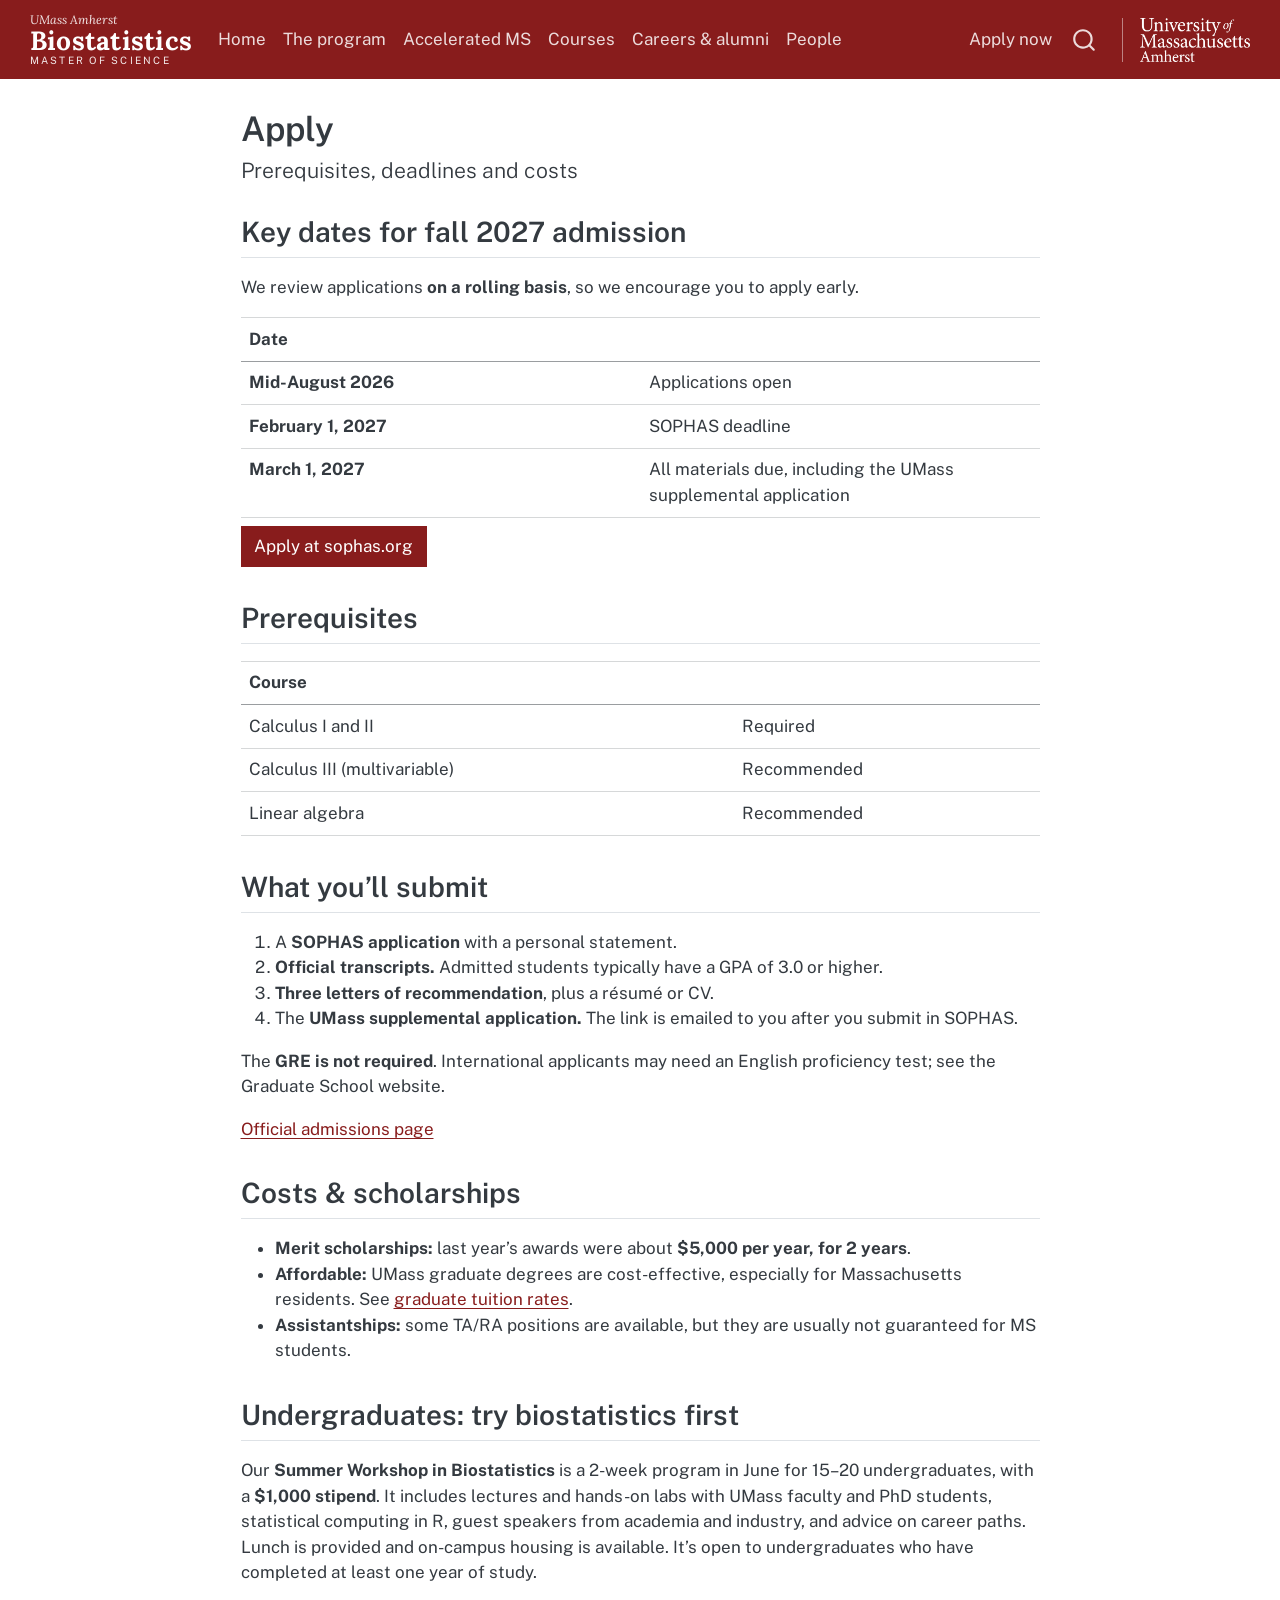
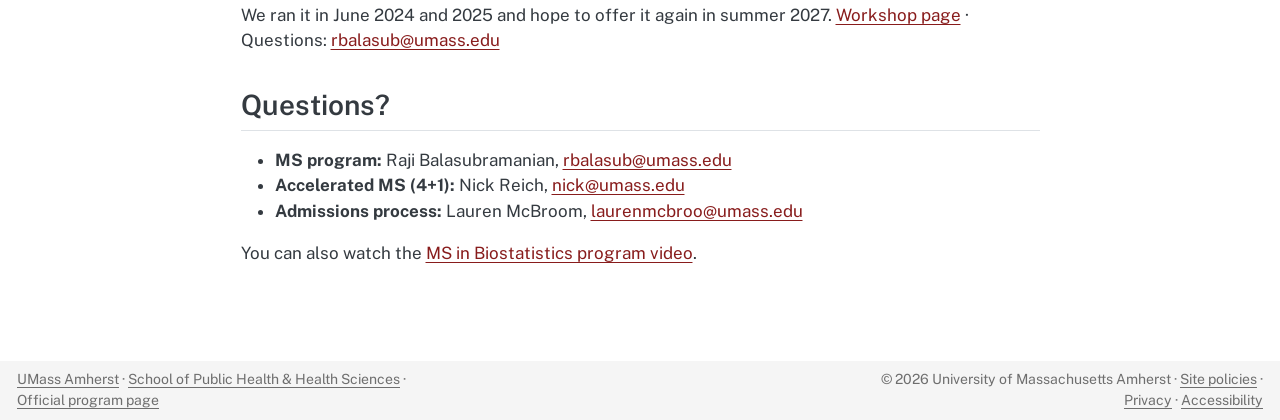
<file: docs/apply.html>
<!DOCTYPE html>
<html xmlns="http://www.w3.org/1999/xhtml" lang="en" xml:lang="en"><head>

<meta charset="utf-8">
<meta name="generator" content="quarto-1.7.32">

<meta name="viewport" content="width=device-width, initial-scale=1.0, user-scalable=yes">


<title>Apply – UMass MS Biostatistics</title>
<style>
code{white-space: pre-wrap;}
span.smallcaps{font-variant: small-caps;}
div.columns{display: flex; gap: min(4vw, 1.5em);}
div.column{flex: auto; overflow-x: auto;}
div.hanging-indent{margin-left: 1.5em; text-indent: -1.5em;}
ul.task-list{list-style: none;}
ul.task-list li input[type="checkbox"] {
  width: 0.8em;
  margin: 0 0.8em 0.2em -1em; /* quarto-specific, see https://github.com/quarto-dev/quarto-cli/issues/4556 */ 
  vertical-align: middle;
}
</style>


<script src="site_libs/quarto-nav/quarto-nav.js"></script>
<script src="site_libs/quarto-nav/headroom.min.js"></script>
<script src="site_libs/clipboard/clipboard.min.js"></script>
<script src="site_libs/quarto-search/autocomplete.umd.js"></script>
<script src="site_libs/quarto-search/fuse.min.js"></script>
<script src="site_libs/quarto-search/quarto-search.js"></script>
<meta name="quarto:offset" content="./">
<script src="site_libs/quarto-html/quarto.js" type="module"></script>
<script src="site_libs/quarto-html/tabsets/tabsets.js" type="module"></script>
<script src="site_libs/quarto-html/popper.min.js"></script>
<script src="site_libs/quarto-html/tippy.umd.min.js"></script>
<script src="site_libs/quarto-html/anchor.min.js"></script>
<link href="site_libs/quarto-html/tippy.css" rel="stylesheet">
<link href="site_libs/quarto-html/quarto-syntax-highlighting-37eea08aefeeee20ff55810ff984fec1.css" rel="stylesheet" id="quarto-text-highlighting-styles">
<script src="site_libs/bootstrap/bootstrap.min.js"></script>
<link href="site_libs/bootstrap/bootstrap-icons.css" rel="stylesheet">
<link href="site_libs/bootstrap/bootstrap-164caa80c78715f050dd7e97539dae55.min.css" rel="stylesheet" append-hash="true" id="quarto-bootstrap" data-mode="light">
<script id="quarto-search-options" type="application/json">{
  "location": "navbar",
  "copy-button": false,
  "collapse-after": 3,
  "panel-placement": "end",
  "type": "overlay",
  "limit": 50,
  "keyboard-shortcut": [
    "f",
    "/",
    "s"
  ],
  "show-item-context": false,
  "language": {
    "search-no-results-text": "No results",
    "search-matching-documents-text": "matching documents",
    "search-copy-link-title": "Copy link to search",
    "search-hide-matches-text": "Hide additional matches",
    "search-more-match-text": "more match in this document",
    "search-more-matches-text": "more matches in this document",
    "search-clear-button-title": "Clear",
    "search-text-placeholder": "",
    "search-detached-cancel-button-title": "Cancel",
    "search-submit-button-title": "Submit",
    "search-label": "Search"
  }
}</script>
<style>html{ scroll-behavior: smooth; }</style>


<meta property="og:title" content="Apply – UMass MS Biostatistics">
<meta property="og:description" content="Prerequisites, deadlines and costs">
<meta property="og:site_name" content="UMass MS Biostatistics">
</head>

<body class="nav-fixed fullcontent quarto-light">

<div id="quarto-search-results"></div>
  <header id="quarto-header" class="headroom fixed-top">
    <nav class="navbar navbar-expand-xl " data-bs-theme="dark">
      <div class="navbar-container container-fluid">
      <div class="navbar-brand-container mx-auto">
    <a class="navbar-brand" href="./index.html">
    <span class="navbar-title">UMass MS Biostatistics</span>
    </a>
  </div>
            <div id="quarto-search" class="" title="Search"></div>
          <button class="navbar-toggler" type="button" data-bs-toggle="collapse" data-bs-target="#navbarCollapse" aria-controls="navbarCollapse" role="menu" aria-expanded="false" aria-label="Toggle navigation" onclick="if (window.quartoToggleHeadroom) { window.quartoToggleHeadroom(); }">
  <span class="navbar-toggler-icon"></span>
</button>
          <div class="collapse navbar-collapse" id="navbarCollapse">
            <ul class="navbar-nav navbar-nav-scroll me-auto">
  <li class="nav-item">
    <a class="nav-link" href="./index.html"> 
<span class="menu-text">Home</span></a>
  </li>  
  <li class="nav-item">
    <a class="nav-link" href="./program.html"> 
<span class="menu-text">The program</span></a>
  </li>  
  <li class="nav-item">
    <a class="nav-link" href="./4plus1.html"> 
<span class="menu-text">Accelerated MS</span></a>
  </li>  
  <li class="nav-item">
    <a class="nav-link" href="./courses.html"> 
<span class="menu-text">Courses</span></a>
  </li>  
  <li class="nav-item">
    <a class="nav-link" href="./outcomes.html"> 
<span class="menu-text">Careers &amp; alumni</span></a>
  </li>  
  <li class="nav-item">
    <a class="nav-link" href="./people.html"> 
<span class="menu-text">People</span></a>
  </li>  
</ul>
            <ul class="navbar-nav navbar-nav-scroll ms-auto">
  <li class="nav-item">
    <a class="nav-link active" href="./apply.html" aria-current="page"> 
<span class="menu-text">Apply now</span></a>
  </li>  
</ul>
          </div> <!-- /navcollapse -->
            <div class="quarto-navbar-tools">
</div>
      </div> <!-- /container-fluid -->
    </nav>
</header>
<!-- content -->
<div id="quarto-content" class="quarto-container page-columns page-rows-contents page-layout-article page-navbar">
<!-- sidebar -->
<!-- margin-sidebar -->
    
<!-- main -->
<main class="content" id="quarto-document-content">
<!-- Navbar branding (included on every page via include-before-body in _quarto.yml):
     1. replaces the plain site title with the stacked program name
     2. adds the white UMass Amherst wordmark, linking to umass.edu (UMass brand rule), at the right of the navbar -->
<script>
  (function () {
    var title = document.querySelector(".navbar .navbar-title");
    if (title) {
      title.innerHTML =
        '<span class="pn-top">UMass Amherst</span>' +
        '<span class="pn-name">Biostatistics</span>' +
        '<span class="pn-sub">Master of Science</span>';
      title.classList.add("program-name");
    }
    var nav = document.querySelector(".navbar .navbar-container");
    if (nav) {
      var a = document.createElement("a");
      a.className = "umass-nav-logo";
      a.href = "https://www.umass.edu";
      a.setAttribute("aria-label", "University of Massachusetts Amherst");
      a.innerHTML =
        '<img class="umass-long" src="images/umass-amherst-wordmark-white.png" alt="University of Massachusetts Amherst">' +
        '<img class="umass-short" src="images/umass-shortform-white.png" alt="UMass Amherst">';
      nav.appendChild(a);
    }
  })();
</script>

<header id="title-block-header" class="quarto-title-block default">
<div class="quarto-title">
<h1 class="title">Apply</h1>
<p class="subtitle lead">Prerequisites, deadlines and costs</p>
</div>



<div class="quarto-title-meta">

    
  
    
  </div>
  


</header>


<section id="key-dates-for-fall-2027-admission" class="level2">
<h2 class="anchored" data-anchor-id="key-dates-for-fall-2027-admission">Key dates for fall 2027 admission</h2>
<p>We review applications <strong>on a rolling basis</strong>, so we encourage you to apply early.</p>
<table class="caption-top table">
<colgroup>
<col style="width: 50%">
<col style="width: 50%">
</colgroup>
<thead>
<tr class="header">
<th>Date</th>
<th></th>
</tr>
</thead>
<tbody>
<tr class="odd">
<td><strong>Mid-August 2026</strong></td>
<td>Applications open</td>
</tr>
<tr class="even">
<td><strong>February 1, 2027</strong></td>
<td>SOPHAS deadline</td>
</tr>
<tr class="odd">
<td><strong>March 1, 2027</strong></td>
<td>All materials due, including the UMass supplemental application</td>
</tr>
</tbody>
</table>
<p><a href="https://sophas.org" class="btn btn-primary" target="_blank">Apply at sophas.org</a></p>
</section>
<section id="prerequisites" class="level2">
<h2 class="anchored" data-anchor-id="prerequisites">Prerequisites</h2>
<table class="caption-top table">
<thead>
<tr class="header">
<th>Course</th>
<th></th>
</tr>
</thead>
<tbody>
<tr class="odd">
<td>Calculus I and II</td>
<td>Required</td>
</tr>
<tr class="even">
<td>Calculus III (multivariable)</td>
<td>Recommended</td>
</tr>
<tr class="odd">
<td>Linear algebra</td>
<td>Recommended</td>
</tr>
</tbody>
</table>
</section>
<section id="what-youll-submit" class="level2">
<h2 class="anchored" data-anchor-id="what-youll-submit">What you’ll submit</h2>
<ol type="1">
<li>A <strong>SOPHAS application</strong> with a personal statement.</li>
<li><strong>Official transcripts.</strong> Admitted students typically have a GPA of 3.0 or higher.</li>
<li><strong>Three letters of recommendation</strong>, plus a résumé or CV.</li>
<li>The <strong>UMass supplemental application.</strong> The link is emailed to you after you submit in SOPHAS.</li>
</ol>
<p>The <strong>GRE is not required</strong>. International applicants may need an English proficiency test; see the Graduate School website.</p>
<p><a href="https://www.umass.edu/public-health-sciences/academics/biostatistics/graduate-admissions-biostatistics">Official admissions page</a></p>
</section>
<section id="costs-scholarships" class="level2">
<h2 class="anchored" data-anchor-id="costs-scholarships">Costs &amp; scholarships</h2>
<ul>
<li><strong>Merit scholarships:</strong> last year’s awards were about <strong>$5,000 per year, for 2 years</strong>.</li>
<li><strong>Affordable:</strong> UMass graduate degrees are cost-effective, especially for Massachusetts residents. See <a href="https://www.umass.edu/bursar/tuition/graduate-tuition">graduate tuition rates</a>.</li>
<li><strong>Assistantships:</strong> some TA/RA positions are available, but they are usually not guaranteed for MS students.</li>
</ul>
</section>
<section id="undergraduates-try-biostatistics-first" class="level2">
<h2 class="anchored" data-anchor-id="undergraduates-try-biostatistics-first">Undergraduates: try biostatistics first</h2>
<p>Our <strong>Summer Workshop in Biostatistics</strong> is a 2-week program in June for 15–20 undergraduates, with a <strong>$1,000 stipend</strong>. It includes lectures and hands-on labs with UMass faculty and PhD students, statistical computing in R, guest speakers from academia and industry, and advice on career paths. Lunch is provided and on-campus housing is available. It’s open to undergraduates who have completed at least one year of study.</p>
<p>We ran it in June 2024 and 2025 and hope to offer it again in summer 2027. <a href="https://www.umass.edu/public-health-sciences/academics/biostatistics/summer-workshop-biostatistics">Workshop page</a> · Questions: <a href="mailto:rbalasub@umass.edu">rbalasub@umass.edu</a></p>
</section>
<section id="questions" class="level2">
<h2 class="anchored" data-anchor-id="questions">Questions?</h2>
<ul>
<li><strong>MS program:</strong> Raji Balasubramanian, <a href="mailto:rbalasub@umass.edu">rbalasub@umass.edu</a></li>
<li><strong>Accelerated MS (4+1):</strong> Nick Reich, <a href="mailto:nick@umass.edu">nick@umass.edu</a></li>
<li><strong>Admissions process:</strong> Lauren McBroom, <a href="mailto:laurenmcbroo@umass.edu">laurenmcbroo@umass.edu</a></li>
</ul>
<p>You can also watch the <a href="https://youtu.be/K-9jJonpTEQ">MS in Biostatistics program video</a>.</p>


</section>

</main> <!-- /main -->
<script id="quarto-html-after-body" type="application/javascript">
  window.document.addEventListener("DOMContentLoaded", function (event) {
    const icon = "";
    const anchorJS = new window.AnchorJS();
    anchorJS.options = {
      placement: 'right',
      icon: icon
    };
    anchorJS.add('.anchored');
    const isCodeAnnotation = (el) => {
      for (const clz of el.classList) {
        if (clz.startsWith('code-annotation-')) {                     
          return true;
        }
      }
      return false;
    }
    const onCopySuccess = function(e) {
      // button target
      const button = e.trigger;
      // don't keep focus
      button.blur();
      // flash "checked"
      button.classList.add('code-copy-button-checked');
      var currentTitle = button.getAttribute("title");
      button.setAttribute("title", "Copied!");
      let tooltip;
      if (window.bootstrap) {
        button.setAttribute("data-bs-toggle", "tooltip");
        button.setAttribute("data-bs-placement", "left");
        button.setAttribute("data-bs-title", "Copied!");
        tooltip = new bootstrap.Tooltip(button, 
          { trigger: "manual", 
            customClass: "code-copy-button-tooltip",
            offset: [0, -8]});
        tooltip.show();    
      }
      setTimeout(function() {
        if (tooltip) {
          tooltip.hide();
          button.removeAttribute("data-bs-title");
          button.removeAttribute("data-bs-toggle");
          button.removeAttribute("data-bs-placement");
        }
        button.setAttribute("title", currentTitle);
        button.classList.remove('code-copy-button-checked');
      }, 1000);
      // clear code selection
      e.clearSelection();
    }
    const getTextToCopy = function(trigger) {
        const codeEl = trigger.previousElementSibling.cloneNode(true);
        for (const childEl of codeEl.children) {
          if (isCodeAnnotation(childEl)) {
            childEl.remove();
          }
        }
        return codeEl.innerText;
    }
    const clipboard = new window.ClipboardJS('.code-copy-button:not([data-in-quarto-modal])', {
      text: getTextToCopy
    });
    clipboard.on('success', onCopySuccess);
    if (window.document.getElementById('quarto-embedded-source-code-modal')) {
      const clipboardModal = new window.ClipboardJS('.code-copy-button[data-in-quarto-modal]', {
        text: getTextToCopy,
        container: window.document.getElementById('quarto-embedded-source-code-modal')
      });
      clipboardModal.on('success', onCopySuccess);
    }
      var localhostRegex = new RegExp(/^(?:http|https):\/\/localhost\:?[0-9]*\//);
      var mailtoRegex = new RegExp(/^mailto:/);
        var filterRegex = new RegExp("https:\/\/umass-biostatistics-ms\.github\.io\/");
      var isInternal = (href) => {
          return filterRegex.test(href) || localhostRegex.test(href) || mailtoRegex.test(href);
      }
      // Inspect non-navigation links and adorn them if external
     var links = window.document.querySelectorAll('a[href]:not(.nav-link):not(.navbar-brand):not(.toc-action):not(.sidebar-link):not(.sidebar-item-toggle):not(.pagination-link):not(.no-external):not([aria-hidden]):not(.dropdown-item):not(.quarto-navigation-tool):not(.about-link)');
      for (var i=0; i<links.length; i++) {
        const link = links[i];
        if (!isInternal(link.href)) {
          // undo the damage that might have been done by quarto-nav.js in the case of
          // links that we want to consider external
          if (link.dataset.originalHref !== undefined) {
            link.href = link.dataset.originalHref;
          }
            // target, if specified
            link.setAttribute("target", "_blank");
            if (link.getAttribute("rel") === null) {
              link.setAttribute("rel", "noopener");
            }
        }
      }
    function tippyHover(el, contentFn, onTriggerFn, onUntriggerFn) {
      const config = {
        allowHTML: true,
        maxWidth: 500,
        delay: 100,
        arrow: false,
        appendTo: function(el) {
            return el.parentElement;
        },
        interactive: true,
        interactiveBorder: 10,
        theme: 'quarto',
        placement: 'bottom-start',
      };
      if (contentFn) {
        config.content = contentFn;
      }
      if (onTriggerFn) {
        config.onTrigger = onTriggerFn;
      }
      if (onUntriggerFn) {
        config.onUntrigger = onUntriggerFn;
      }
      window.tippy(el, config); 
    }
    const noterefs = window.document.querySelectorAll('a[role="doc-noteref"]');
    for (var i=0; i<noterefs.length; i++) {
      const ref = noterefs[i];
      tippyHover(ref, function() {
        // use id or data attribute instead here
        let href = ref.getAttribute('data-footnote-href') || ref.getAttribute('href');
        try { href = new URL(href).hash; } catch {}
        const id = href.replace(/^#\/?/, "");
        const note = window.document.getElementById(id);
        if (note) {
          return note.innerHTML;
        } else {
          return "";
        }
      });
    }
    const xrefs = window.document.querySelectorAll('a.quarto-xref');
    const processXRef = (id, note) => {
      // Strip column container classes
      const stripColumnClz = (el) => {
        el.classList.remove("page-full", "page-columns");
        if (el.children) {
          for (const child of el.children) {
            stripColumnClz(child);
          }
        }
      }
      stripColumnClz(note)
      if (id === null || id.startsWith('sec-')) {
        // Special case sections, only their first couple elements
        const container = document.createElement("div");
        if (note.children && note.children.length > 2) {
          container.appendChild(note.children[0].cloneNode(true));
          for (let i = 1; i < note.children.length; i++) {
            const child = note.children[i];
            if (child.tagName === "P" && child.innerText === "") {
              continue;
            } else {
              container.appendChild(child.cloneNode(true));
              break;
            }
          }
          if (window.Quarto?.typesetMath) {
            window.Quarto.typesetMath(container);
          }
          return container.innerHTML
        } else {
          if (window.Quarto?.typesetMath) {
            window.Quarto.typesetMath(note);
          }
          return note.innerHTML;
        }
      } else {
        // Remove any anchor links if they are present
        const anchorLink = note.querySelector('a.anchorjs-link');
        if (anchorLink) {
          anchorLink.remove();
        }
        if (window.Quarto?.typesetMath) {
          window.Quarto.typesetMath(note);
        }
        if (note.classList.contains("callout")) {
          return note.outerHTML;
        } else {
          return note.innerHTML;
        }
      }
    }
    for (var i=0; i<xrefs.length; i++) {
      const xref = xrefs[i];
      tippyHover(xref, undefined, function(instance) {
        instance.disable();
        let url = xref.getAttribute('href');
        let hash = undefined; 
        if (url.startsWith('#')) {
          hash = url;
        } else {
          try { hash = new URL(url).hash; } catch {}
        }
        if (hash) {
          const id = hash.replace(/^#\/?/, "");
          const note = window.document.getElementById(id);
          if (note !== null) {
            try {
              const html = processXRef(id, note.cloneNode(true));
              instance.setContent(html);
            } finally {
              instance.enable();
              instance.show();
            }
          } else {
            // See if we can fetch this
            fetch(url.split('#')[0])
            .then(res => res.text())
            .then(html => {
              const parser = new DOMParser();
              const htmlDoc = parser.parseFromString(html, "text/html");
              const note = htmlDoc.getElementById(id);
              if (note !== null) {
                const html = processXRef(id, note);
                instance.setContent(html);
              } 
            }).finally(() => {
              instance.enable();
              instance.show();
            });
          }
        } else {
          // See if we can fetch a full url (with no hash to target)
          // This is a special case and we should probably do some content thinning / targeting
          fetch(url)
          .then(res => res.text())
          .then(html => {
            const parser = new DOMParser();
            const htmlDoc = parser.parseFromString(html, "text/html");
            const note = htmlDoc.querySelector('main.content');
            if (note !== null) {
              // This should only happen for chapter cross references
              // (since there is no id in the URL)
              // remove the first header
              if (note.children.length > 0 && note.children[0].tagName === "HEADER") {
                note.children[0].remove();
              }
              const html = processXRef(null, note);
              instance.setContent(html);
            } 
          }).finally(() => {
            instance.enable();
            instance.show();
          });
        }
      }, function(instance) {
      });
    }
        let selectedAnnoteEl;
        const selectorForAnnotation = ( cell, annotation) => {
          let cellAttr = 'data-code-cell="' + cell + '"';
          let lineAttr = 'data-code-annotation="' +  annotation + '"';
          const selector = 'span[' + cellAttr + '][' + lineAttr + ']';
          return selector;
        }
        const selectCodeLines = (annoteEl) => {
          const doc = window.document;
          const targetCell = annoteEl.getAttribute("data-target-cell");
          const targetAnnotation = annoteEl.getAttribute("data-target-annotation");
          const annoteSpan = window.document.querySelector(selectorForAnnotation(targetCell, targetAnnotation));
          const lines = annoteSpan.getAttribute("data-code-lines").split(",");
          const lineIds = lines.map((line) => {
            return targetCell + "-" + line;
          })
          let top = null;
          let height = null;
          let parent = null;
          if (lineIds.length > 0) {
              //compute the position of the single el (top and bottom and make a div)
              const el = window.document.getElementById(lineIds[0]);
              top = el.offsetTop;
              height = el.offsetHeight;
              parent = el.parentElement.parentElement;
            if (lineIds.length > 1) {
              const lastEl = window.document.getElementById(lineIds[lineIds.length - 1]);
              const bottom = lastEl.offsetTop + lastEl.offsetHeight;
              height = bottom - top;
            }
            if (top !== null && height !== null && parent !== null) {
              // cook up a div (if necessary) and position it 
              let div = window.document.getElementById("code-annotation-line-highlight");
              if (div === null) {
                div = window.document.createElement("div");
                div.setAttribute("id", "code-annotation-line-highlight");
                div.style.position = 'absolute';
                parent.appendChild(div);
              }
              div.style.top = top - 2 + "px";
              div.style.height = height + 4 + "px";
              div.style.left = 0;
              let gutterDiv = window.document.getElementById("code-annotation-line-highlight-gutter");
              if (gutterDiv === null) {
                gutterDiv = window.document.createElement("div");
                gutterDiv.setAttribute("id", "code-annotation-line-highlight-gutter");
                gutterDiv.style.position = 'absolute';
                const codeCell = window.document.getElementById(targetCell);
                const gutter = codeCell.querySelector('.code-annotation-gutter');
                gutter.appendChild(gutterDiv);
              }
              gutterDiv.style.top = top - 2 + "px";
              gutterDiv.style.height = height + 4 + "px";
            }
            selectedAnnoteEl = annoteEl;
          }
        };
        const unselectCodeLines = () => {
          const elementsIds = ["code-annotation-line-highlight", "code-annotation-line-highlight-gutter"];
          elementsIds.forEach((elId) => {
            const div = window.document.getElementById(elId);
            if (div) {
              div.remove();
            }
          });
          selectedAnnoteEl = undefined;
        };
          // Handle positioning of the toggle
      window.addEventListener(
        "resize",
        throttle(() => {
          elRect = undefined;
          if (selectedAnnoteEl) {
            selectCodeLines(selectedAnnoteEl);
          }
        }, 10)
      );
      function throttle(fn, ms) {
      let throttle = false;
      let timer;
        return (...args) => {
          if(!throttle) { // first call gets through
              fn.apply(this, args);
              throttle = true;
          } else { // all the others get throttled
              if(timer) clearTimeout(timer); // cancel #2
              timer = setTimeout(() => {
                fn.apply(this, args);
                timer = throttle = false;
              }, ms);
          }
        };
      }
        // Attach click handler to the DT
        const annoteDls = window.document.querySelectorAll('dt[data-target-cell]');
        for (const annoteDlNode of annoteDls) {
          annoteDlNode.addEventListener('click', (event) => {
            const clickedEl = event.target;
            if (clickedEl !== selectedAnnoteEl) {
              unselectCodeLines();
              const activeEl = window.document.querySelector('dt[data-target-cell].code-annotation-active');
              if (activeEl) {
                activeEl.classList.remove('code-annotation-active');
              }
              selectCodeLines(clickedEl);
              clickedEl.classList.add('code-annotation-active');
            } else {
              // Unselect the line
              unselectCodeLines();
              clickedEl.classList.remove('code-annotation-active');
            }
          });
        }
    const findCites = (el) => {
      const parentEl = el.parentElement;
      if (parentEl) {
        const cites = parentEl.dataset.cites;
        if (cites) {
          return {
            el,
            cites: cites.split(' ')
          };
        } else {
          return findCites(el.parentElement)
        }
      } else {
        return undefined;
      }
    };
    var bibliorefs = window.document.querySelectorAll('a[role="doc-biblioref"]');
    for (var i=0; i<bibliorefs.length; i++) {
      const ref = bibliorefs[i];
      const citeInfo = findCites(ref);
      if (citeInfo) {
        tippyHover(citeInfo.el, function() {
          var popup = window.document.createElement('div');
          citeInfo.cites.forEach(function(cite) {
            var citeDiv = window.document.createElement('div');
            citeDiv.classList.add('hanging-indent');
            citeDiv.classList.add('csl-entry');
            var biblioDiv = window.document.getElementById('ref-' + cite);
            if (biblioDiv) {
              citeDiv.innerHTML = biblioDiv.innerHTML;
            }
            popup.appendChild(citeDiv);
          });
          return popup.innerHTML;
        });
      }
    }
  });
  </script>
</div> <!-- /content -->
<footer class="footer">
  <div class="nav-footer">
    <div class="nav-footer-left">
<p><a href="https://www.umass.edu">UMass Amherst</a> · <a href="https://www.umass.edu/public-health-sciences/">School of Public Health &amp; Health Sciences</a> · <a href="https://www.umass.edu/public-health-sciences/academics/ms-biostatistics">Official program page</a></p>
</div>   
    <div class="nav-footer-center">
      &nbsp;
    </div>
    <div class="nav-footer-right">
<p>© 2026 University of Massachusetts Amherst · <a href="https://www.umass.edu/gateway/site-policies">Site policies</a> · <a href="https://www.umass.edu/policy/information-privacy-policy">Privacy</a> · <a href="https://www.umass.edu/accessibility/">Accessibility</a></p>
</div>
  </div>
</footer>




<script src="site_libs/quarto-html/zenscroll-min.js"></script>
</body></html>
</file>
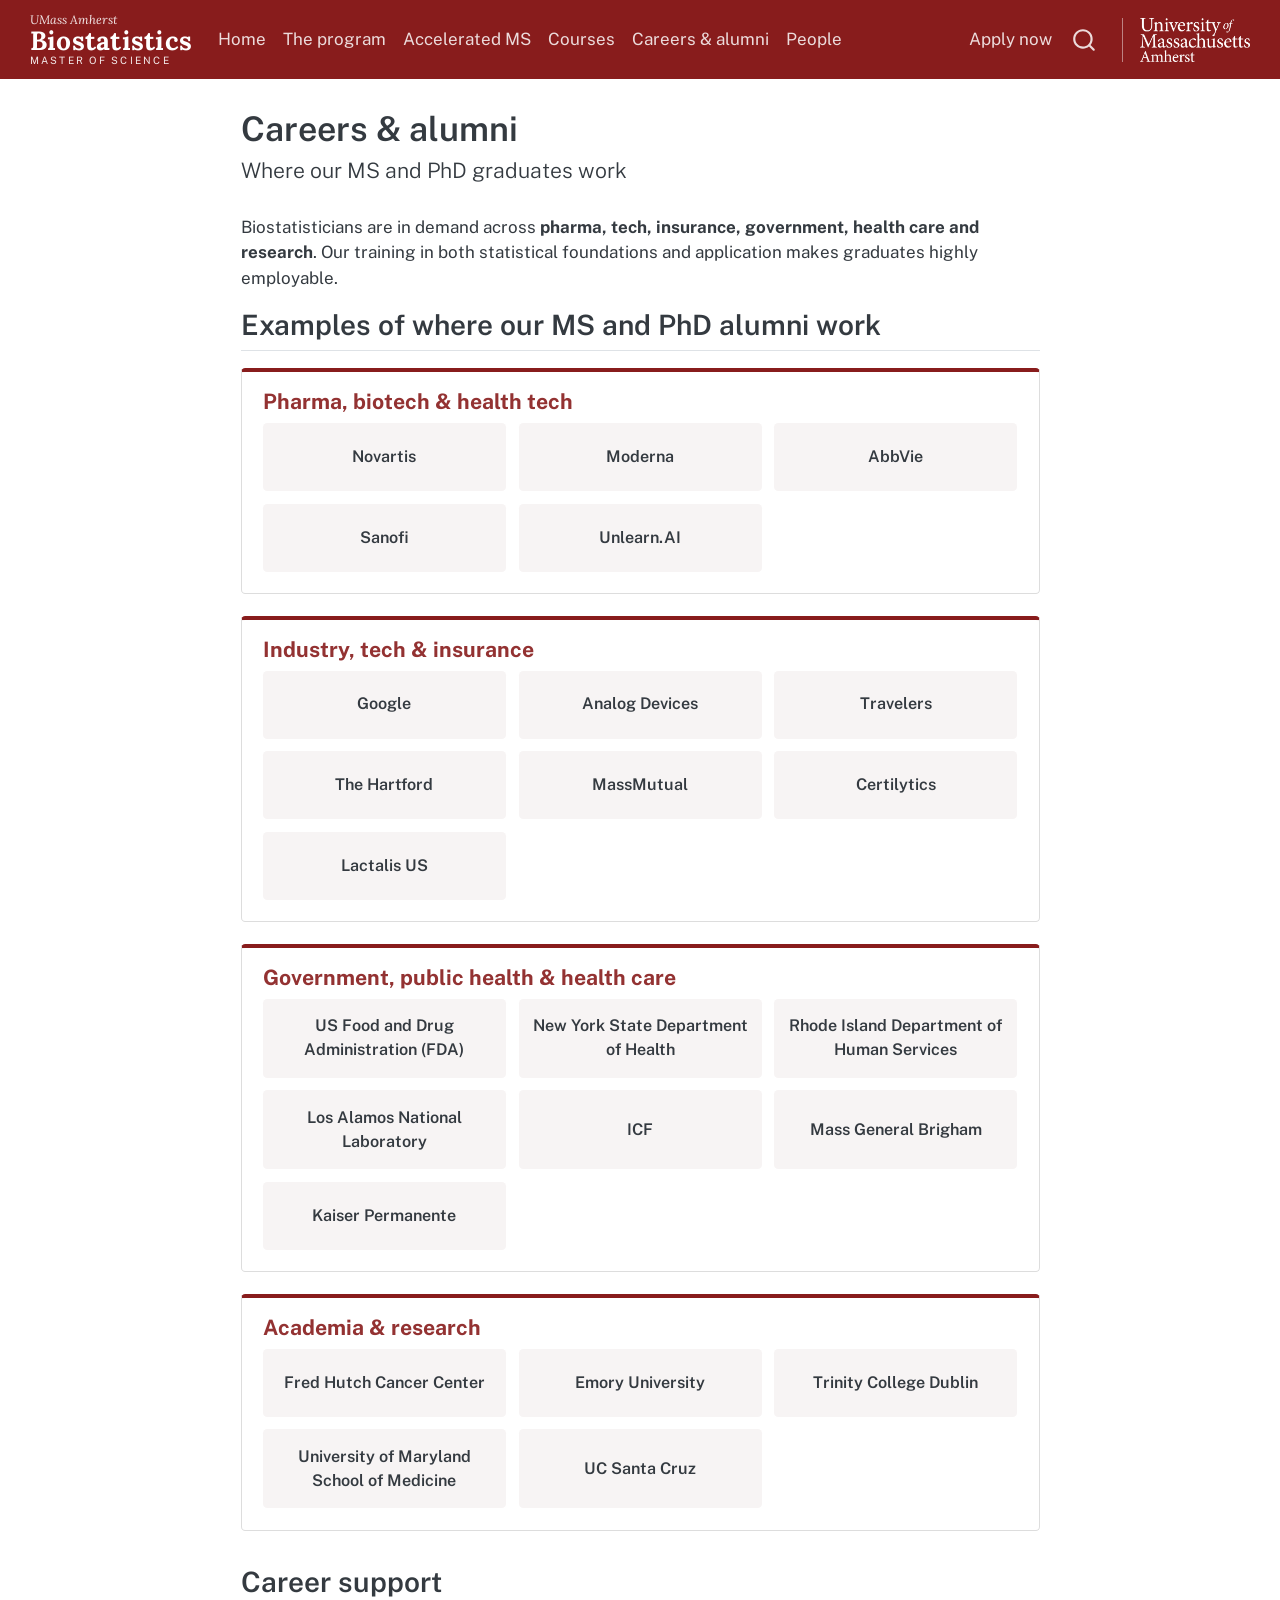
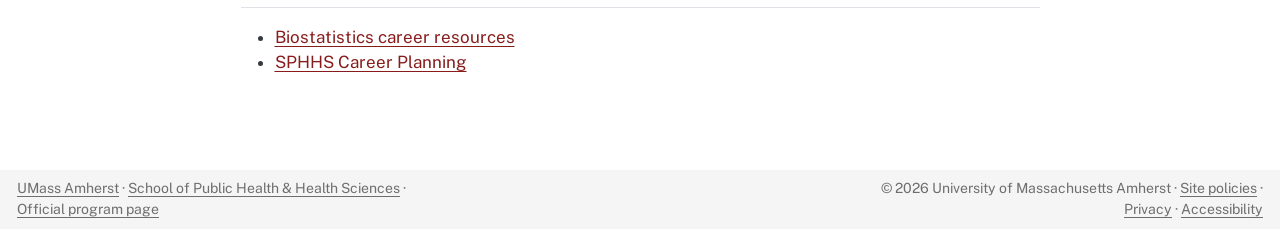
<file: docs/outcomes.html>
<!DOCTYPE html>
<html xmlns="http://www.w3.org/1999/xhtml" lang="en" xml:lang="en"><head>

<meta charset="utf-8">
<meta name="generator" content="quarto-1.7.32">

<meta name="viewport" content="width=device-width, initial-scale=1.0, user-scalable=yes">


<title>Careers &amp; alumni – UMass MS Biostatistics</title>
<style>
code{white-space: pre-wrap;}
span.smallcaps{font-variant: small-caps;}
div.columns{display: flex; gap: min(4vw, 1.5em);}
div.column{flex: auto; overflow-x: auto;}
div.hanging-indent{margin-left: 1.5em; text-indent: -1.5em;}
ul.task-list{list-style: none;}
ul.task-list li input[type="checkbox"] {
  width: 0.8em;
  margin: 0 0.8em 0.2em -1em; /* quarto-specific, see https://github.com/quarto-dev/quarto-cli/issues/4556 */ 
  vertical-align: middle;
}
</style>


<script src="site_libs/quarto-nav/quarto-nav.js"></script>
<script src="site_libs/quarto-nav/headroom.min.js"></script>
<script src="site_libs/clipboard/clipboard.min.js"></script>
<script src="site_libs/quarto-search/autocomplete.umd.js"></script>
<script src="site_libs/quarto-search/fuse.min.js"></script>
<script src="site_libs/quarto-search/quarto-search.js"></script>
<meta name="quarto:offset" content="./">
<script src="site_libs/quarto-html/quarto.js" type="module"></script>
<script src="site_libs/quarto-html/tabsets/tabsets.js" type="module"></script>
<script src="site_libs/quarto-html/popper.min.js"></script>
<script src="site_libs/quarto-html/tippy.umd.min.js"></script>
<script src="site_libs/quarto-html/anchor.min.js"></script>
<link href="site_libs/quarto-html/tippy.css" rel="stylesheet">
<link href="site_libs/quarto-html/quarto-syntax-highlighting-37eea08aefeeee20ff55810ff984fec1.css" rel="stylesheet" id="quarto-text-highlighting-styles">
<script src="site_libs/bootstrap/bootstrap.min.js"></script>
<link href="site_libs/bootstrap/bootstrap-icons.css" rel="stylesheet">
<link href="site_libs/bootstrap/bootstrap-164caa80c78715f050dd7e97539dae55.min.css" rel="stylesheet" append-hash="true" id="quarto-bootstrap" data-mode="light">
<script id="quarto-search-options" type="application/json">{
  "location": "navbar",
  "copy-button": false,
  "collapse-after": 3,
  "panel-placement": "end",
  "type": "overlay",
  "limit": 50,
  "keyboard-shortcut": [
    "f",
    "/",
    "s"
  ],
  "show-item-context": false,
  "language": {
    "search-no-results-text": "No results",
    "search-matching-documents-text": "matching documents",
    "search-copy-link-title": "Copy link to search",
    "search-hide-matches-text": "Hide additional matches",
    "search-more-match-text": "more match in this document",
    "search-more-matches-text": "more matches in this document",
    "search-clear-button-title": "Clear",
    "search-text-placeholder": "",
    "search-detached-cancel-button-title": "Cancel",
    "search-submit-button-title": "Submit",
    "search-label": "Search"
  }
}</script>
<style>html{ scroll-behavior: smooth; }</style>


<meta property="og:title" content="Careers &amp; alumni – UMass MS Biostatistics">
<meta property="og:description" content="Where our MS and PhD graduates work">
<meta property="og:site_name" content="UMass MS Biostatistics">
</head>

<body class="nav-fixed fullcontent quarto-light">

<div id="quarto-search-results"></div>
  <header id="quarto-header" class="headroom fixed-top">
    <nav class="navbar navbar-expand-xl " data-bs-theme="dark">
      <div class="navbar-container container-fluid">
      <div class="navbar-brand-container mx-auto">
    <a class="navbar-brand" href="./index.html">
    <span class="navbar-title">UMass MS Biostatistics</span>
    </a>
  </div>
            <div id="quarto-search" class="" title="Search"></div>
          <button class="navbar-toggler" type="button" data-bs-toggle="collapse" data-bs-target="#navbarCollapse" aria-controls="navbarCollapse" role="menu" aria-expanded="false" aria-label="Toggle navigation" onclick="if (window.quartoToggleHeadroom) { window.quartoToggleHeadroom(); }">
  <span class="navbar-toggler-icon"></span>
</button>
          <div class="collapse navbar-collapse" id="navbarCollapse">
            <ul class="navbar-nav navbar-nav-scroll me-auto">
  <li class="nav-item">
    <a class="nav-link" href="./index.html"> 
<span class="menu-text">Home</span></a>
  </li>  
  <li class="nav-item">
    <a class="nav-link" href="./program.html"> 
<span class="menu-text">The program</span></a>
  </li>  
  <li class="nav-item">
    <a class="nav-link" href="./4plus1.html"> 
<span class="menu-text">Accelerated MS</span></a>
  </li>  
  <li class="nav-item">
    <a class="nav-link" href="./courses.html"> 
<span class="menu-text">Courses</span></a>
  </li>  
  <li class="nav-item">
    <a class="nav-link active" href="./outcomes.html" aria-current="page"> 
<span class="menu-text">Careers &amp; alumni</span></a>
  </li>  
  <li class="nav-item">
    <a class="nav-link" href="./people.html"> 
<span class="menu-text">People</span></a>
  </li>  
</ul>
            <ul class="navbar-nav navbar-nav-scroll ms-auto">
  <li class="nav-item">
    <a class="nav-link" href="./apply.html"> 
<span class="menu-text">Apply now</span></a>
  </li>  
</ul>
          </div> <!-- /navcollapse -->
            <div class="quarto-navbar-tools">
</div>
      </div> <!-- /container-fluid -->
    </nav>
</header>
<!-- content -->
<div id="quarto-content" class="quarto-container page-columns page-rows-contents page-layout-article page-navbar">
<!-- sidebar -->
<!-- margin-sidebar -->
    
<!-- main -->
<main class="content" id="quarto-document-content">
<!-- Navbar branding (included on every page via include-before-body in _quarto.yml):
     1. replaces the plain site title with the stacked program name
     2. adds the white UMass Amherst wordmark, linking to umass.edu (UMass brand rule), at the right of the navbar -->
<script>
  (function () {
    var title = document.querySelector(".navbar .navbar-title");
    if (title) {
      title.innerHTML =
        '<span class="pn-top">UMass Amherst</span>' +
        '<span class="pn-name">Biostatistics</span>' +
        '<span class="pn-sub">Master of Science</span>';
      title.classList.add("program-name");
    }
    var nav = document.querySelector(".navbar .navbar-container");
    if (nav) {
      var a = document.createElement("a");
      a.className = "umass-nav-logo";
      a.href = "https://www.umass.edu";
      a.setAttribute("aria-label", "University of Massachusetts Amherst");
      a.innerHTML =
        '<img class="umass-long" src="images/umass-amherst-wordmark-white.png" alt="University of Massachusetts Amherst">' +
        '<img class="umass-short" src="images/umass-shortform-white.png" alt="UMass Amherst">';
      nav.appendChild(a);
    }
  })();
</script>

<header id="title-block-header" class="quarto-title-block default">
<div class="quarto-title">
<h1 class="title">Careers &amp; alumni</h1>
<p class="subtitle lead">Where our MS and PhD graduates work</p>
</div>



<div class="quarto-title-meta">

    
  
    
  </div>
  


</header>


<p>Biostatisticians are in demand across <strong>pharma, tech, insurance, government, health care and research</strong>. Our training in both statistical foundations and application makes graduates highly employable.</p>
<section id="examples-of-where-our-ms-and-phd-alumni-work" class="level2">
<h2 class="anchored" data-anchor-id="examples-of-where-our-ms-and-phd-alumni-work">Examples of where our MS and PhD alumni work</h2>
<!-- To add an employer, add a bullet to the right block. Each bullet becomes a tile. -->
<section id="pharma-biotech-health-tech" class="level4 sector-box">
<h4 class="anchored" data-anchor-id="pharma-biotech-health-tech">Pharma, biotech &amp; health tech</h4>
<div class="employer-grid">
<ul>
<li>Novartis</li>
<li>Moderna</li>
<li>AbbVie</li>
<li>Sanofi</li>
<li>Unlearn.AI</li>
</ul>
</div>
</section>
<section id="industry-tech-insurance" class="level4 sector-box">
<h4 class="anchored" data-anchor-id="industry-tech-insurance">Industry, tech &amp; insurance</h4>
<div class="employer-grid">
<ul>
<li>Google</li>
<li>Analog Devices</li>
<li>Travelers</li>
<li>The Hartford</li>
<li>MassMutual</li>
<li>Certilytics</li>
<li>Lactalis US</li>
</ul>
</div>
</section>
<section id="government-public-health-health-care" class="level4 sector-box">
<h4 class="anchored" data-anchor-id="government-public-health-health-care">Government, public health &amp; health care</h4>
<div class="employer-grid">
<ul>
<li>US Food and Drug Administration (FDA)</li>
<li>New York State Department of Health</li>
<li>Rhode Island Department of Human Services</li>
<li>Los Alamos National Laboratory</li>
<li>ICF</li>
<li>Mass General Brigham</li>
<li>Kaiser Permanente</li>
</ul>
</div>
</section>
<section id="academia-research" class="level4 sector-box">
<h4 class="anchored" data-anchor-id="academia-research">Academia &amp; research</h4>
<div class="employer-grid">
<ul>
<li>Fred Hutch Cancer Center</li>
<li>Emory University</li>
<li>Trinity College Dublin</li>
<li>University of Maryland School of Medicine</li>
<li>UC Santa Cruz</li>
</ul>
</div>
</section>
</section>
<section id="career-support" class="level2">
<h2 class="anchored" data-anchor-id="career-support">Career support</h2>
<ul>
<li><a href="https://www.umass.edu/public-health-sciences/academics/biostatistics/biostatistics-career-resources">Biostatistics career resources</a></li>
<li><a href="https://www.umass.edu/public-health-sciences/career-planning">SPHHS Career Planning</a></li>
</ul>


</section>

</main> <!-- /main -->
<script id="quarto-html-after-body" type="application/javascript">
  window.document.addEventListener("DOMContentLoaded", function (event) {
    const icon = "";
    const anchorJS = new window.AnchorJS();
    anchorJS.options = {
      placement: 'right',
      icon: icon
    };
    anchorJS.add('.anchored');
    const isCodeAnnotation = (el) => {
      for (const clz of el.classList) {
        if (clz.startsWith('code-annotation-')) {                     
          return true;
        }
      }
      return false;
    }
    const onCopySuccess = function(e) {
      // button target
      const button = e.trigger;
      // don't keep focus
      button.blur();
      // flash "checked"
      button.classList.add('code-copy-button-checked');
      var currentTitle = button.getAttribute("title");
      button.setAttribute("title", "Copied!");
      let tooltip;
      if (window.bootstrap) {
        button.setAttribute("data-bs-toggle", "tooltip");
        button.setAttribute("data-bs-placement", "left");
        button.setAttribute("data-bs-title", "Copied!");
        tooltip = new bootstrap.Tooltip(button, 
          { trigger: "manual", 
            customClass: "code-copy-button-tooltip",
            offset: [0, -8]});
        tooltip.show();    
      }
      setTimeout(function() {
        if (tooltip) {
          tooltip.hide();
          button.removeAttribute("data-bs-title");
          button.removeAttribute("data-bs-toggle");
          button.removeAttribute("data-bs-placement");
        }
        button.setAttribute("title", currentTitle);
        button.classList.remove('code-copy-button-checked');
      }, 1000);
      // clear code selection
      e.clearSelection();
    }
    const getTextToCopy = function(trigger) {
        const codeEl = trigger.previousElementSibling.cloneNode(true);
        for (const childEl of codeEl.children) {
          if (isCodeAnnotation(childEl)) {
            childEl.remove();
          }
        }
        return codeEl.innerText;
    }
    const clipboard = new window.ClipboardJS('.code-copy-button:not([data-in-quarto-modal])', {
      text: getTextToCopy
    });
    clipboard.on('success', onCopySuccess);
    if (window.document.getElementById('quarto-embedded-source-code-modal')) {
      const clipboardModal = new window.ClipboardJS('.code-copy-button[data-in-quarto-modal]', {
        text: getTextToCopy,
        container: window.document.getElementById('quarto-embedded-source-code-modal')
      });
      clipboardModal.on('success', onCopySuccess);
    }
      var localhostRegex = new RegExp(/^(?:http|https):\/\/localhost\:?[0-9]*\//);
      var mailtoRegex = new RegExp(/^mailto:/);
        var filterRegex = new RegExp("https:\/\/umass-biostatistics-ms\.github\.io\/");
      var isInternal = (href) => {
          return filterRegex.test(href) || localhostRegex.test(href) || mailtoRegex.test(href);
      }
      // Inspect non-navigation links and adorn them if external
     var links = window.document.querySelectorAll('a[href]:not(.nav-link):not(.navbar-brand):not(.toc-action):not(.sidebar-link):not(.sidebar-item-toggle):not(.pagination-link):not(.no-external):not([aria-hidden]):not(.dropdown-item):not(.quarto-navigation-tool):not(.about-link)');
      for (var i=0; i<links.length; i++) {
        const link = links[i];
        if (!isInternal(link.href)) {
          // undo the damage that might have been done by quarto-nav.js in the case of
          // links that we want to consider external
          if (link.dataset.originalHref !== undefined) {
            link.href = link.dataset.originalHref;
          }
            // target, if specified
            link.setAttribute("target", "_blank");
            if (link.getAttribute("rel") === null) {
              link.setAttribute("rel", "noopener");
            }
        }
      }
    function tippyHover(el, contentFn, onTriggerFn, onUntriggerFn) {
      const config = {
        allowHTML: true,
        maxWidth: 500,
        delay: 100,
        arrow: false,
        appendTo: function(el) {
            return el.parentElement;
        },
        interactive: true,
        interactiveBorder: 10,
        theme: 'quarto',
        placement: 'bottom-start',
      };
      if (contentFn) {
        config.content = contentFn;
      }
      if (onTriggerFn) {
        config.onTrigger = onTriggerFn;
      }
      if (onUntriggerFn) {
        config.onUntrigger = onUntriggerFn;
      }
      window.tippy(el, config); 
    }
    const noterefs = window.document.querySelectorAll('a[role="doc-noteref"]');
    for (var i=0; i<noterefs.length; i++) {
      const ref = noterefs[i];
      tippyHover(ref, function() {
        // use id or data attribute instead here
        let href = ref.getAttribute('data-footnote-href') || ref.getAttribute('href');
        try { href = new URL(href).hash; } catch {}
        const id = href.replace(/^#\/?/, "");
        const note = window.document.getElementById(id);
        if (note) {
          return note.innerHTML;
        } else {
          return "";
        }
      });
    }
    const xrefs = window.document.querySelectorAll('a.quarto-xref');
    const processXRef = (id, note) => {
      // Strip column container classes
      const stripColumnClz = (el) => {
        el.classList.remove("page-full", "page-columns");
        if (el.children) {
          for (const child of el.children) {
            stripColumnClz(child);
          }
        }
      }
      stripColumnClz(note)
      if (id === null || id.startsWith('sec-')) {
        // Special case sections, only their first couple elements
        const container = document.createElement("div");
        if (note.children && note.children.length > 2) {
          container.appendChild(note.children[0].cloneNode(true));
          for (let i = 1; i < note.children.length; i++) {
            const child = note.children[i];
            if (child.tagName === "P" && child.innerText === "") {
              continue;
            } else {
              container.appendChild(child.cloneNode(true));
              break;
            }
          }
          if (window.Quarto?.typesetMath) {
            window.Quarto.typesetMath(container);
          }
          return container.innerHTML
        } else {
          if (window.Quarto?.typesetMath) {
            window.Quarto.typesetMath(note);
          }
          return note.innerHTML;
        }
      } else {
        // Remove any anchor links if they are present
        const anchorLink = note.querySelector('a.anchorjs-link');
        if (anchorLink) {
          anchorLink.remove();
        }
        if (window.Quarto?.typesetMath) {
          window.Quarto.typesetMath(note);
        }
        if (note.classList.contains("callout")) {
          return note.outerHTML;
        } else {
          return note.innerHTML;
        }
      }
    }
    for (var i=0; i<xrefs.length; i++) {
      const xref = xrefs[i];
      tippyHover(xref, undefined, function(instance) {
        instance.disable();
        let url = xref.getAttribute('href');
        let hash = undefined; 
        if (url.startsWith('#')) {
          hash = url;
        } else {
          try { hash = new URL(url).hash; } catch {}
        }
        if (hash) {
          const id = hash.replace(/^#\/?/, "");
          const note = window.document.getElementById(id);
          if (note !== null) {
            try {
              const html = processXRef(id, note.cloneNode(true));
              instance.setContent(html);
            } finally {
              instance.enable();
              instance.show();
            }
          } else {
            // See if we can fetch this
            fetch(url.split('#')[0])
            .then(res => res.text())
            .then(html => {
              const parser = new DOMParser();
              const htmlDoc = parser.parseFromString(html, "text/html");
              const note = htmlDoc.getElementById(id);
              if (note !== null) {
                const html = processXRef(id, note);
                instance.setContent(html);
              } 
            }).finally(() => {
              instance.enable();
              instance.show();
            });
          }
        } else {
          // See if we can fetch a full url (with no hash to target)
          // This is a special case and we should probably do some content thinning / targeting
          fetch(url)
          .then(res => res.text())
          .then(html => {
            const parser = new DOMParser();
            const htmlDoc = parser.parseFromString(html, "text/html");
            const note = htmlDoc.querySelector('main.content');
            if (note !== null) {
              // This should only happen for chapter cross references
              // (since there is no id in the URL)
              // remove the first header
              if (note.children.length > 0 && note.children[0].tagName === "HEADER") {
                note.children[0].remove();
              }
              const html = processXRef(null, note);
              instance.setContent(html);
            } 
          }).finally(() => {
            instance.enable();
            instance.show();
          });
        }
      }, function(instance) {
      });
    }
        let selectedAnnoteEl;
        const selectorForAnnotation = ( cell, annotation) => {
          let cellAttr = 'data-code-cell="' + cell + '"';
          let lineAttr = 'data-code-annotation="' +  annotation + '"';
          const selector = 'span[' + cellAttr + '][' + lineAttr + ']';
          return selector;
        }
        const selectCodeLines = (annoteEl) => {
          const doc = window.document;
          const targetCell = annoteEl.getAttribute("data-target-cell");
          const targetAnnotation = annoteEl.getAttribute("data-target-annotation");
          const annoteSpan = window.document.querySelector(selectorForAnnotation(targetCell, targetAnnotation));
          const lines = annoteSpan.getAttribute("data-code-lines").split(",");
          const lineIds = lines.map((line) => {
            return targetCell + "-" + line;
          })
          let top = null;
          let height = null;
          let parent = null;
          if (lineIds.length > 0) {
              //compute the position of the single el (top and bottom and make a div)
              const el = window.document.getElementById(lineIds[0]);
              top = el.offsetTop;
              height = el.offsetHeight;
              parent = el.parentElement.parentElement;
            if (lineIds.length > 1) {
              const lastEl = window.document.getElementById(lineIds[lineIds.length - 1]);
              const bottom = lastEl.offsetTop + lastEl.offsetHeight;
              height = bottom - top;
            }
            if (top !== null && height !== null && parent !== null) {
              // cook up a div (if necessary) and position it 
              let div = window.document.getElementById("code-annotation-line-highlight");
              if (div === null) {
                div = window.document.createElement("div");
                div.setAttribute("id", "code-annotation-line-highlight");
                div.style.position = 'absolute';
                parent.appendChild(div);
              }
              div.style.top = top - 2 + "px";
              div.style.height = height + 4 + "px";
              div.style.left = 0;
              let gutterDiv = window.document.getElementById("code-annotation-line-highlight-gutter");
              if (gutterDiv === null) {
                gutterDiv = window.document.createElement("div");
                gutterDiv.setAttribute("id", "code-annotation-line-highlight-gutter");
                gutterDiv.style.position = 'absolute';
                const codeCell = window.document.getElementById(targetCell);
                const gutter = codeCell.querySelector('.code-annotation-gutter');
                gutter.appendChild(gutterDiv);
              }
              gutterDiv.style.top = top - 2 + "px";
              gutterDiv.style.height = height + 4 + "px";
            }
            selectedAnnoteEl = annoteEl;
          }
        };
        const unselectCodeLines = () => {
          const elementsIds = ["code-annotation-line-highlight", "code-annotation-line-highlight-gutter"];
          elementsIds.forEach((elId) => {
            const div = window.document.getElementById(elId);
            if (div) {
              div.remove();
            }
          });
          selectedAnnoteEl = undefined;
        };
          // Handle positioning of the toggle
      window.addEventListener(
        "resize",
        throttle(() => {
          elRect = undefined;
          if (selectedAnnoteEl) {
            selectCodeLines(selectedAnnoteEl);
          }
        }, 10)
      );
      function throttle(fn, ms) {
      let throttle = false;
      let timer;
        return (...args) => {
          if(!throttle) { // first call gets through
              fn.apply(this, args);
              throttle = true;
          } else { // all the others get throttled
              if(timer) clearTimeout(timer); // cancel #2
              timer = setTimeout(() => {
                fn.apply(this, args);
                timer = throttle = false;
              }, ms);
          }
        };
      }
        // Attach click handler to the DT
        const annoteDls = window.document.querySelectorAll('dt[data-target-cell]');
        for (const annoteDlNode of annoteDls) {
          annoteDlNode.addEventListener('click', (event) => {
            const clickedEl = event.target;
            if (clickedEl !== selectedAnnoteEl) {
              unselectCodeLines();
              const activeEl = window.document.querySelector('dt[data-target-cell].code-annotation-active');
              if (activeEl) {
                activeEl.classList.remove('code-annotation-active');
              }
              selectCodeLines(clickedEl);
              clickedEl.classList.add('code-annotation-active');
            } else {
              // Unselect the line
              unselectCodeLines();
              clickedEl.classList.remove('code-annotation-active');
            }
          });
        }
    const findCites = (el) => {
      const parentEl = el.parentElement;
      if (parentEl) {
        const cites = parentEl.dataset.cites;
        if (cites) {
          return {
            el,
            cites: cites.split(' ')
          };
        } else {
          return findCites(el.parentElement)
        }
      } else {
        return undefined;
      }
    };
    var bibliorefs = window.document.querySelectorAll('a[role="doc-biblioref"]');
    for (var i=0; i<bibliorefs.length; i++) {
      const ref = bibliorefs[i];
      const citeInfo = findCites(ref);
      if (citeInfo) {
        tippyHover(citeInfo.el, function() {
          var popup = window.document.createElement('div');
          citeInfo.cites.forEach(function(cite) {
            var citeDiv = window.document.createElement('div');
            citeDiv.classList.add('hanging-indent');
            citeDiv.classList.add('csl-entry');
            var biblioDiv = window.document.getElementById('ref-' + cite);
            if (biblioDiv) {
              citeDiv.innerHTML = biblioDiv.innerHTML;
            }
            popup.appendChild(citeDiv);
          });
          return popup.innerHTML;
        });
      }
    }
  });
  </script>
</div> <!-- /content -->
<footer class="footer">
  <div class="nav-footer">
    <div class="nav-footer-left">
<p><a href="https://www.umass.edu">UMass Amherst</a> · <a href="https://www.umass.edu/public-health-sciences/">School of Public Health &amp; Health Sciences</a> · <a href="https://www.umass.edu/public-health-sciences/academics/ms-biostatistics">Official program page</a></p>
</div>   
    <div class="nav-footer-center">
      &nbsp;
    </div>
    <div class="nav-footer-right">
<p>© 2026 University of Massachusetts Amherst · <a href="https://www.umass.edu/gateway/site-policies">Site policies</a> · <a href="https://www.umass.edu/policy/information-privacy-policy">Privacy</a> · <a href="https://www.umass.edu/accessibility/">Accessibility</a></p>
</div>
  </div>
</footer>




<script src="site_libs/quarto-html/zenscroll-min.js"></script>
</body></html>
</file>
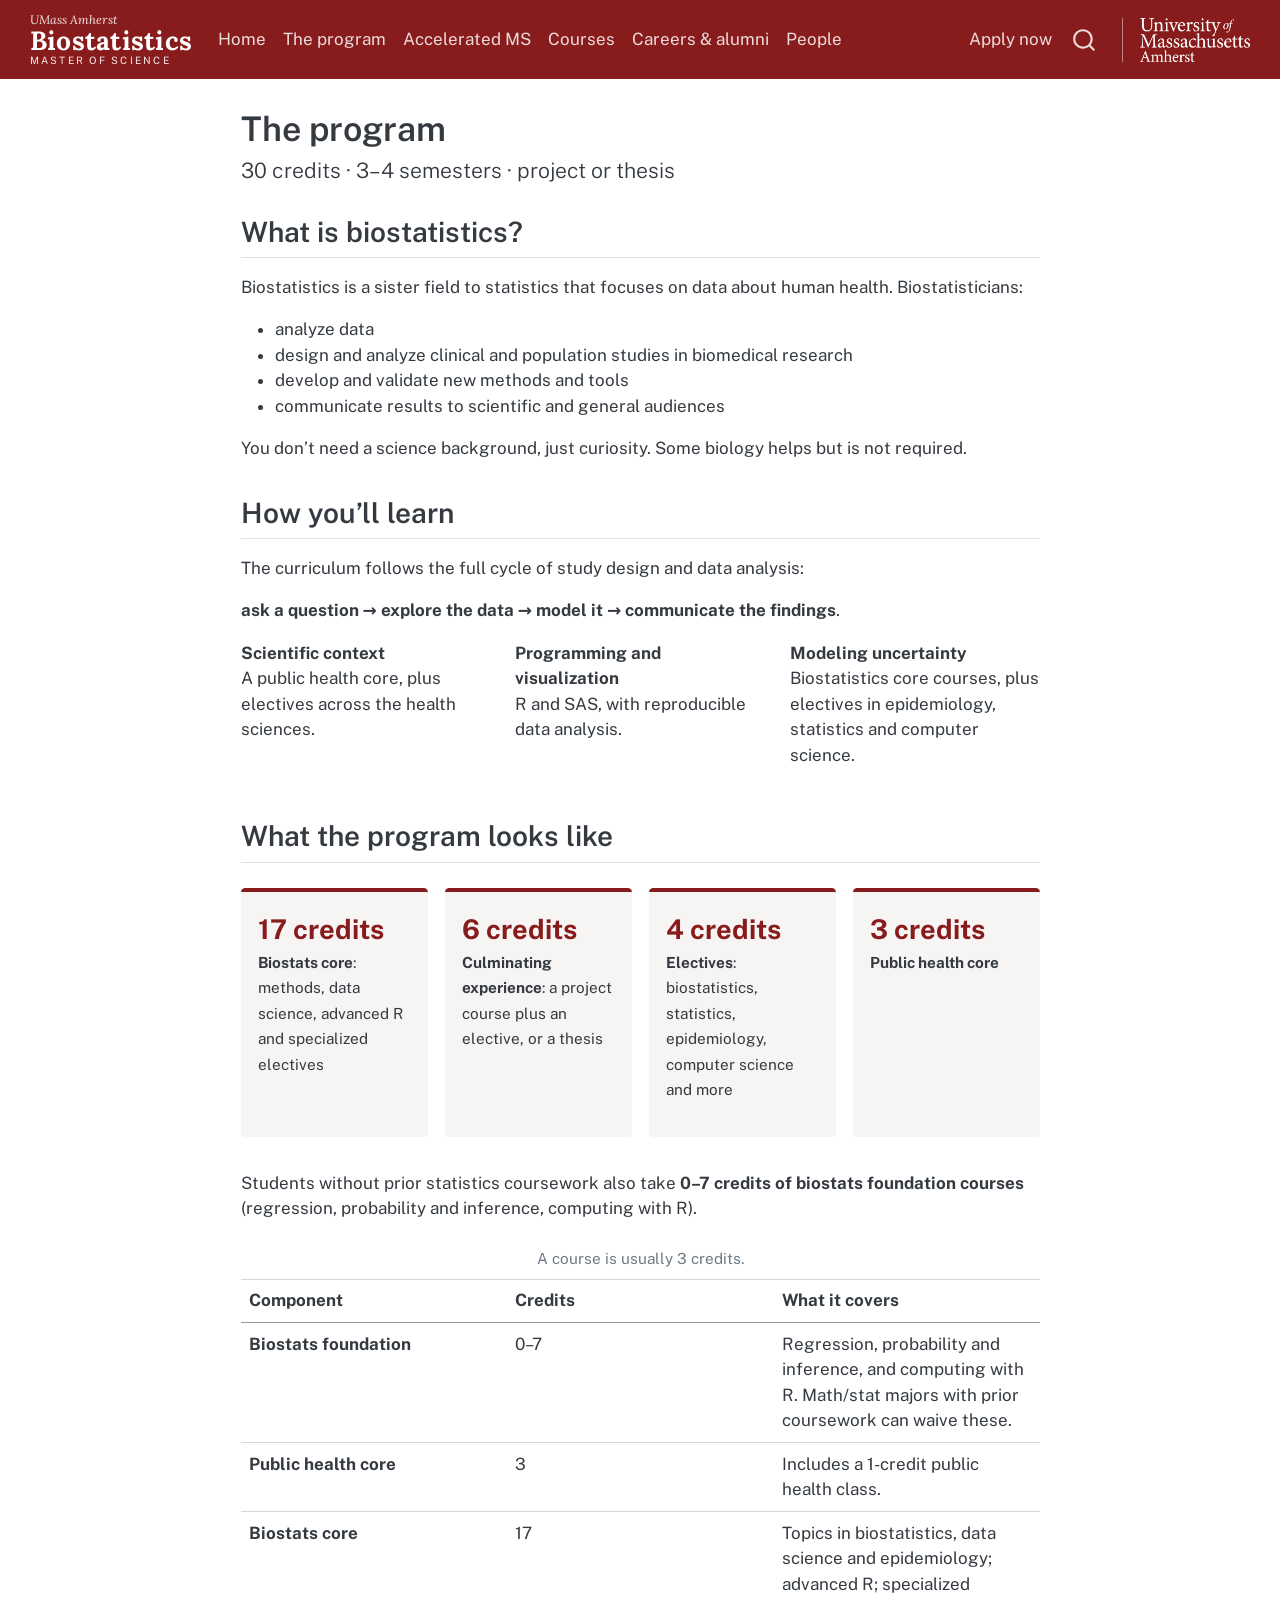
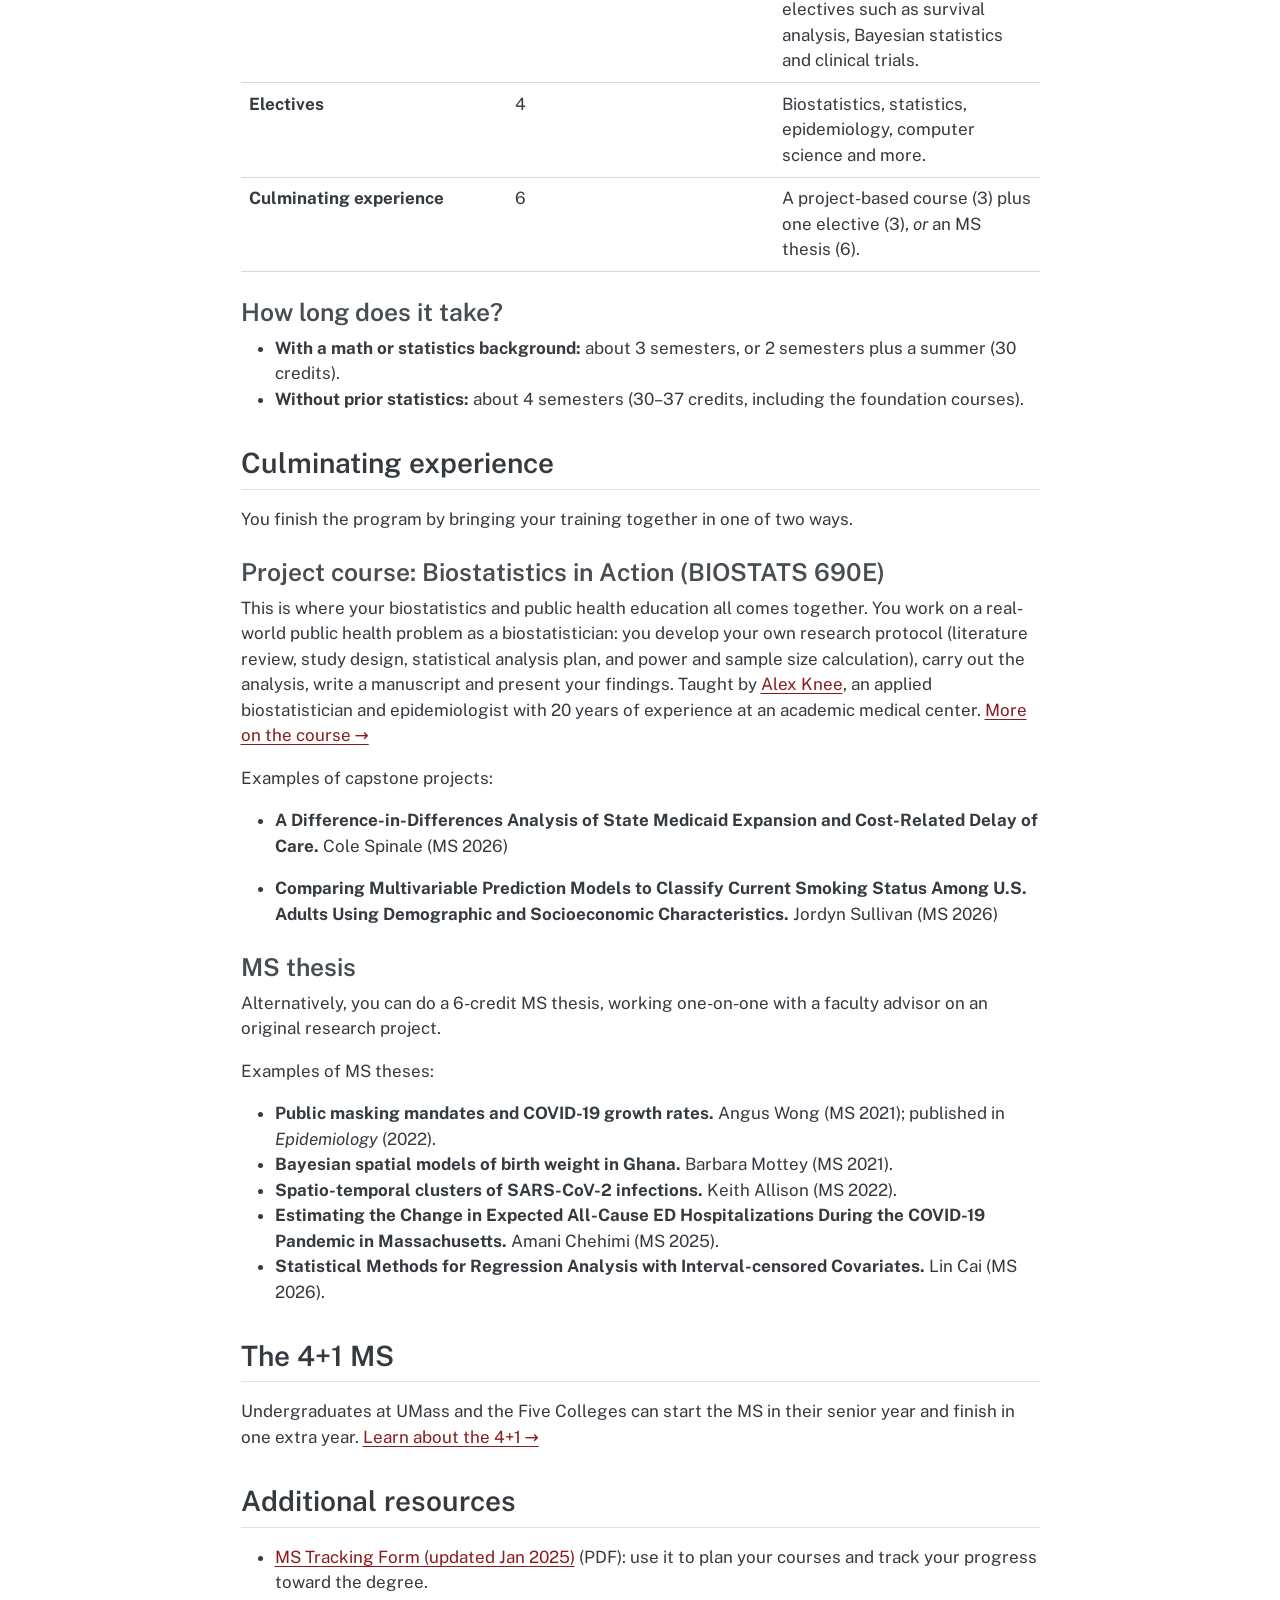
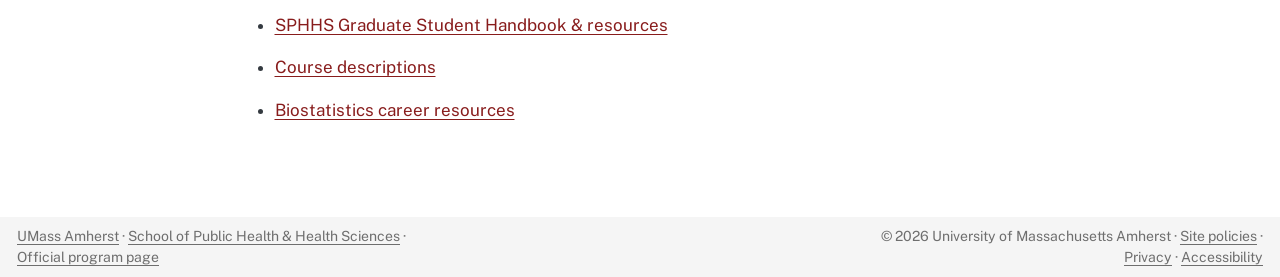
<file: docs/program.html>
<!DOCTYPE html>
<html xmlns="http://www.w3.org/1999/xhtml" lang="en" xml:lang="en"><head>

<meta charset="utf-8">
<meta name="generator" content="quarto-1.7.32">

<meta name="viewport" content="width=device-width, initial-scale=1.0, user-scalable=yes">


<title>The program – UMass MS Biostatistics</title>
<style>
code{white-space: pre-wrap;}
span.smallcaps{font-variant: small-caps;}
div.columns{display: flex; gap: min(4vw, 1.5em);}
div.column{flex: auto; overflow-x: auto;}
div.hanging-indent{margin-left: 1.5em; text-indent: -1.5em;}
ul.task-list{list-style: none;}
ul.task-list li input[type="checkbox"] {
  width: 0.8em;
  margin: 0 0.8em 0.2em -1em; /* quarto-specific, see https://github.com/quarto-dev/quarto-cli/issues/4556 */ 
  vertical-align: middle;
}
</style>


<script src="site_libs/quarto-nav/quarto-nav.js"></script>
<script src="site_libs/quarto-nav/headroom.min.js"></script>
<script src="site_libs/clipboard/clipboard.min.js"></script>
<script src="site_libs/quarto-search/autocomplete.umd.js"></script>
<script src="site_libs/quarto-search/fuse.min.js"></script>
<script src="site_libs/quarto-search/quarto-search.js"></script>
<meta name="quarto:offset" content="./">
<script src="site_libs/quarto-html/quarto.js" type="module"></script>
<script src="site_libs/quarto-html/tabsets/tabsets.js" type="module"></script>
<script src="site_libs/quarto-html/popper.min.js"></script>
<script src="site_libs/quarto-html/tippy.umd.min.js"></script>
<script src="site_libs/quarto-html/anchor.min.js"></script>
<link href="site_libs/quarto-html/tippy.css" rel="stylesheet">
<link href="site_libs/quarto-html/quarto-syntax-highlighting-37eea08aefeeee20ff55810ff984fec1.css" rel="stylesheet" id="quarto-text-highlighting-styles">
<script src="site_libs/bootstrap/bootstrap.min.js"></script>
<link href="site_libs/bootstrap/bootstrap-icons.css" rel="stylesheet">
<link href="site_libs/bootstrap/bootstrap-164caa80c78715f050dd7e97539dae55.min.css" rel="stylesheet" append-hash="true" id="quarto-bootstrap" data-mode="light">
<script id="quarto-search-options" type="application/json">{
  "location": "navbar",
  "copy-button": false,
  "collapse-after": 3,
  "panel-placement": "end",
  "type": "overlay",
  "limit": 50,
  "keyboard-shortcut": [
    "f",
    "/",
    "s"
  ],
  "show-item-context": false,
  "language": {
    "search-no-results-text": "No results",
    "search-matching-documents-text": "matching documents",
    "search-copy-link-title": "Copy link to search",
    "search-hide-matches-text": "Hide additional matches",
    "search-more-match-text": "more match in this document",
    "search-more-matches-text": "more matches in this document",
    "search-clear-button-title": "Clear",
    "search-text-placeholder": "",
    "search-detached-cancel-button-title": "Cancel",
    "search-submit-button-title": "Submit",
    "search-label": "Search"
  }
}</script>
<style>html{ scroll-behavior: smooth; }</style>


<meta property="og:title" content="The program – UMass MS Biostatistics">
<meta property="og:description" content="30 credits · 3–4 semesters · project or thesis">
<meta property="og:site_name" content="UMass MS Biostatistics">
</head>

<body class="nav-fixed fullcontent quarto-light">

<div id="quarto-search-results"></div>
  <header id="quarto-header" class="headroom fixed-top">
    <nav class="navbar navbar-expand-xl " data-bs-theme="dark">
      <div class="navbar-container container-fluid">
      <div class="navbar-brand-container mx-auto">
    <a class="navbar-brand" href="./index.html">
    <span class="navbar-title">UMass MS Biostatistics</span>
    </a>
  </div>
            <div id="quarto-search" class="" title="Search"></div>
          <button class="navbar-toggler" type="button" data-bs-toggle="collapse" data-bs-target="#navbarCollapse" aria-controls="navbarCollapse" role="menu" aria-expanded="false" aria-label="Toggle navigation" onclick="if (window.quartoToggleHeadroom) { window.quartoToggleHeadroom(); }">
  <span class="navbar-toggler-icon"></span>
</button>
          <div class="collapse navbar-collapse" id="navbarCollapse">
            <ul class="navbar-nav navbar-nav-scroll me-auto">
  <li class="nav-item">
    <a class="nav-link" href="./index.html"> 
<span class="menu-text">Home</span></a>
  </li>  
  <li class="nav-item">
    <a class="nav-link active" href="./program.html" aria-current="page"> 
<span class="menu-text">The program</span></a>
  </li>  
  <li class="nav-item">
    <a class="nav-link" href="./4plus1.html"> 
<span class="menu-text">Accelerated MS</span></a>
  </li>  
  <li class="nav-item">
    <a class="nav-link" href="./courses.html"> 
<span class="menu-text">Courses</span></a>
  </li>  
  <li class="nav-item">
    <a class="nav-link" href="./outcomes.html"> 
<span class="menu-text">Careers &amp; alumni</span></a>
  </li>  
  <li class="nav-item">
    <a class="nav-link" href="./people.html"> 
<span class="menu-text">People</span></a>
  </li>  
</ul>
            <ul class="navbar-nav navbar-nav-scroll ms-auto">
  <li class="nav-item">
    <a class="nav-link" href="./apply.html"> 
<span class="menu-text">Apply now</span></a>
  </li>  
</ul>
          </div> <!-- /navcollapse -->
            <div class="quarto-navbar-tools">
</div>
      </div> <!-- /container-fluid -->
    </nav>
</header>
<!-- content -->
<div id="quarto-content" class="quarto-container page-columns page-rows-contents page-layout-article page-navbar">
<!-- sidebar -->
<!-- margin-sidebar -->
    
<!-- main -->
<main class="content" id="quarto-document-content">
<!-- Navbar branding (included on every page via include-before-body in _quarto.yml):
     1. replaces the plain site title with the stacked program name
     2. adds the white UMass Amherst wordmark, linking to umass.edu (UMass brand rule), at the right of the navbar -->
<script>
  (function () {
    var title = document.querySelector(".navbar .navbar-title");
    if (title) {
      title.innerHTML =
        '<span class="pn-top">UMass Amherst</span>' +
        '<span class="pn-name">Biostatistics</span>' +
        '<span class="pn-sub">Master of Science</span>';
      title.classList.add("program-name");
    }
    var nav = document.querySelector(".navbar .navbar-container");
    if (nav) {
      var a = document.createElement("a");
      a.className = "umass-nav-logo";
      a.href = "https://www.umass.edu";
      a.setAttribute("aria-label", "University of Massachusetts Amherst");
      a.innerHTML =
        '<img class="umass-long" src="images/umass-amherst-wordmark-white.png" alt="University of Massachusetts Amherst">' +
        '<img class="umass-short" src="images/umass-shortform-white.png" alt="UMass Amherst">';
      nav.appendChild(a);
    }
  })();
</script>

<header id="title-block-header" class="quarto-title-block default">
<div class="quarto-title">
<h1 class="title">The program</h1>
<p class="subtitle lead">30 credits · 3–4 semesters · project or thesis</p>
</div>



<div class="quarto-title-meta">

    
  
    
  </div>
  


</header>


<section id="what-is-biostatistics" class="level2">
<h2 class="anchored" data-anchor-id="what-is-biostatistics">What is biostatistics?</h2>
<p>Biostatistics is a sister field to statistics that focuses on data about human health. Biostatisticians:</p>
<ul>
<li>analyze data</li>
<li>design and analyze clinical and population studies in biomedical research</li>
<li>develop and validate new methods and tools</li>
<li>communicate results to scientific and general audiences</li>
</ul>
<p>You don’t need a science background, just curiosity. Some biology helps but is not required.</p>
</section>
<section id="how-youll-learn" class="level2">
<h2 class="anchored" data-anchor-id="how-youll-learn">How you’ll learn</h2>
<p>The curriculum follows the full cycle of study design and data analysis:</p>
<p><strong>ask a question → explore the data → model it → communicate the findings</strong>.</p>
<div class="grid">
<div class="g-col-12 g-col-md-4">
<p><strong>Scientific context</strong><br>A public health core, plus electives across the health sciences.</p>
</div>
<div class="g-col-12 g-col-md-4">
<p><strong>Programming and visualization</strong><br>R and SAS, with reproducible data analysis.</p>
</div>
<div class="g-col-12 g-col-md-4">
<p><strong>Modeling uncertainty</strong><br>Biostatistics core courses, plus electives in epidemiology, statistics and computer science.</p>
</div>
</div>
</section>
<section id="what-the-program-looks-like" class="level2">
<h2 class="anchored" data-anchor-id="what-the-program-looks-like">What the program looks like</h2>
<div class="facts">
<div class="fact">
<p><span class="num">17 credits</span> <span class="label"><strong>Biostats core</strong>: methods, data science, advanced R and specialized electives</span></p>
</div>
<div class="fact">
<p><span class="num">6 credits</span> <span class="label"><strong>Culminating experience</strong>: a project course plus an elective, or a thesis</span></p>
</div>
<div class="fact">
<p><span class="num">4 credits</span> <span class="label"><strong>Electives</strong>: biostatistics, statistics, epidemiology, computer science and more</span></p>
</div>
<div class="fact">
<p><span class="num">3 credits</span> <span class="label"><strong>Public health core</strong></span></p>
</div>
</div>
<p>Students without prior statistics coursework also take <strong>0–7 credits of biostats foundation courses</strong> (regression, probability and inference, computing with R).</p>
<table class="caption-top table">
<caption>A course is usually 3 credits.</caption>
<colgroup>
<col style="width: 33%">
<col style="width: 33%">
<col style="width: 33%">
</colgroup>
<thead>
<tr class="header">
<th>Component</th>
<th>Credits</th>
<th>What it covers</th>
</tr>
</thead>
<tbody>
<tr class="odd">
<td><strong>Biostats foundation</strong></td>
<td>0–7</td>
<td>Regression, probability and inference, and computing with R. Math/stat majors with prior coursework can waive these.</td>
</tr>
<tr class="even">
<td><strong>Public health core</strong></td>
<td>3</td>
<td>Includes a 1-credit public health class.</td>
</tr>
<tr class="odd">
<td><strong>Biostats core</strong></td>
<td>17</td>
<td>Topics in biostatistics, data science and epidemiology; advanced R; specialized electives such as survival analysis, Bayesian statistics and clinical trials.</td>
</tr>
<tr class="even">
<td><strong>Electives</strong></td>
<td>4</td>
<td>Biostatistics, statistics, epidemiology, computer science and more.</td>
</tr>
<tr class="odd">
<td><strong>Culminating experience</strong></td>
<td>6</td>
<td>A project-based course (3) plus one elective (3), <em>or</em> an MS thesis (6).</td>
</tr>
</tbody>
</table>
<section id="how-long-does-it-take" class="level3">
<h3 class="anchored" data-anchor-id="how-long-does-it-take">How long does it take?</h3>
<ul>
<li><strong>With a math or statistics background:</strong> about 3 semesters, or 2 semesters plus a summer (30 credits).</li>
<li><strong>Without prior statistics:</strong> about 4 semesters (30–37 credits, including the foundation courses).</li>
</ul>
</section>
</section>
<section id="culminating-experience" class="level2">
<h2 class="anchored" data-anchor-id="culminating-experience">Culminating experience</h2>
<p>You finish the program by bringing your training together in one of two ways.</p>
<section id="project-course-biostatistics-in-action-biostats-690e" class="level3">
<h3 class="anchored" data-anchor-id="project-course-biostatistics-in-action-biostats-690e">Project course: Biostatistics in Action (BIOSTATS 690E)</h3>
<p>This is where your biostatistics and public health education all comes together. You work on a real-world public health problem as a biostatistician: you develop your own research protocol (literature review, study design, statistical analysis plan, and power and sample size calculation), carry out the analysis, write a manuscript and present your findings. Taught by <a href="https://www.umass.edu/public-health-sciences/about/directory/alex-knee">Alex Knee</a>, an applied biostatistician and epidemiologist with 20 years of experience at an academic medical center. <a href="./courses.html">More on the course →</a></p>
<p>Examples of capstone projects:</p>
<ul>
<li><p><strong>A Difference-in-Differences Analysis of State Medicaid Expansion and Cost-Related Delay of Care.</strong> Cole Spinale (MS 2026)</p></li>
<li><p><strong>Comparing Multivariable Prediction Models to Classify Current Smoking Status Among U.S. Adults Using Demographic and Socioeconomic Characteristics.</strong> Jordyn Sullivan (MS 2026)</p></li>
</ul>
</section>
<section id="ms-thesis" class="level3">
<h3 class="anchored" data-anchor-id="ms-thesis">MS thesis</h3>
<p>Alternatively, you can do a 6-credit MS thesis, working one-on-one with a faculty advisor on an original research project.</p>
<p>Examples of MS theses:</p>
<ul>
<li><strong>Public masking mandates and COVID-19 growth rates.</strong> Angus Wong (MS 2021); published in <em>Epidemiology</em> (2022).</li>
<li><strong>Bayesian spatial models of birth weight in Ghana.</strong> Barbara Mottey (MS 2021).</li>
<li><strong>Spatio-temporal clusters of SARS-CoV-2 infections.</strong> Keith Allison (MS 2022).</li>
<li><strong>Estimating the Change in Expected All-Cause ED Hospitalizations During the COVID-19 Pandemic in Massachusetts.</strong> Amani Chehimi (MS 2025).</li>
<li><strong>Statistical Methods for Regression Analysis with Interval-censored Covariates.</strong> Lin Cai (MS 2026).</li>
</ul>
</section>
</section>
<section id="the-41-ms" class="level2">
<h2 class="anchored" data-anchor-id="the-41-ms">The 4+1 MS</h2>
<p>Undergraduates at UMass and the Five Colleges can start the MS in their senior year and finish in one extra year. <a href="./4plus1.html">Learn about the 4+1 →</a></p>
</section>
<section id="additional-resources" class="level2">
<h2 class="anchored" data-anchor-id="additional-resources">Additional resources</h2>
<!-- - **[MS and Accelerated MS Student Handbook (Fall 2026)](https://umass.sharepoint.com/:b:/r/sites/SPHHS-website-backup/Documents/Dept.%20of%20Biostatistics%20and%20Epidemiology/Biostatistics%20Program/Master%20of%20Science%20BioStatistics/Biostatistics%20MS%20handbook%20Fall%202026.pdf?csf=1&web=1&e=RbndCC)** -->
<ul>
<li><p><a href="resources/ms-tracking-form-jan2025.pdf">MS Tracking Form (updated Jan 2025)</a> (PDF): use it to plan your courses and track your progress toward the degree.</p></li>
<li><p><a href="https://www.umass.edu/public-health-sciences/book/graduate-student-handbook-resources-supporting-your-success">SPHHS Graduate Student Handbook &amp; resources</a></p></li>
<li><p><a href="https://www.umass.edu/public-health-sciences/academics/biostatistics/course-descriptions">Course descriptions</a></p></li>
<li><p><a href="https://www.umass.edu/public-health-sciences/academics/biostatistics/biostatistics-career-resources">Biostatistics career resources</a></p></li>
</ul>


</section>

</main> <!-- /main -->
<script id="quarto-html-after-body" type="application/javascript">
  window.document.addEventListener("DOMContentLoaded", function (event) {
    const icon = "";
    const anchorJS = new window.AnchorJS();
    anchorJS.options = {
      placement: 'right',
      icon: icon
    };
    anchorJS.add('.anchored');
    const isCodeAnnotation = (el) => {
      for (const clz of el.classList) {
        if (clz.startsWith('code-annotation-')) {                     
          return true;
        }
      }
      return false;
    }
    const onCopySuccess = function(e) {
      // button target
      const button = e.trigger;
      // don't keep focus
      button.blur();
      // flash "checked"
      button.classList.add('code-copy-button-checked');
      var currentTitle = button.getAttribute("title");
      button.setAttribute("title", "Copied!");
      let tooltip;
      if (window.bootstrap) {
        button.setAttribute("data-bs-toggle", "tooltip");
        button.setAttribute("data-bs-placement", "left");
        button.setAttribute("data-bs-title", "Copied!");
        tooltip = new bootstrap.Tooltip(button, 
          { trigger: "manual", 
            customClass: "code-copy-button-tooltip",
            offset: [0, -8]});
        tooltip.show();    
      }
      setTimeout(function() {
        if (tooltip) {
          tooltip.hide();
          button.removeAttribute("data-bs-title");
          button.removeAttribute("data-bs-toggle");
          button.removeAttribute("data-bs-placement");
        }
        button.setAttribute("title", currentTitle);
        button.classList.remove('code-copy-button-checked');
      }, 1000);
      // clear code selection
      e.clearSelection();
    }
    const getTextToCopy = function(trigger) {
        const codeEl = trigger.previousElementSibling.cloneNode(true);
        for (const childEl of codeEl.children) {
          if (isCodeAnnotation(childEl)) {
            childEl.remove();
          }
        }
        return codeEl.innerText;
    }
    const clipboard = new window.ClipboardJS('.code-copy-button:not([data-in-quarto-modal])', {
      text: getTextToCopy
    });
    clipboard.on('success', onCopySuccess);
    if (window.document.getElementById('quarto-embedded-source-code-modal')) {
      const clipboardModal = new window.ClipboardJS('.code-copy-button[data-in-quarto-modal]', {
        text: getTextToCopy,
        container: window.document.getElementById('quarto-embedded-source-code-modal')
      });
      clipboardModal.on('success', onCopySuccess);
    }
      var localhostRegex = new RegExp(/^(?:http|https):\/\/localhost\:?[0-9]*\//);
      var mailtoRegex = new RegExp(/^mailto:/);
        var filterRegex = new RegExp("https:\/\/umass-biostatistics-ms\.github\.io\/");
      var isInternal = (href) => {
          return filterRegex.test(href) || localhostRegex.test(href) || mailtoRegex.test(href);
      }
      // Inspect non-navigation links and adorn them if external
     var links = window.document.querySelectorAll('a[href]:not(.nav-link):not(.navbar-brand):not(.toc-action):not(.sidebar-link):not(.sidebar-item-toggle):not(.pagination-link):not(.no-external):not([aria-hidden]):not(.dropdown-item):not(.quarto-navigation-tool):not(.about-link)');
      for (var i=0; i<links.length; i++) {
        const link = links[i];
        if (!isInternal(link.href)) {
          // undo the damage that might have been done by quarto-nav.js in the case of
          // links that we want to consider external
          if (link.dataset.originalHref !== undefined) {
            link.href = link.dataset.originalHref;
          }
            // target, if specified
            link.setAttribute("target", "_blank");
            if (link.getAttribute("rel") === null) {
              link.setAttribute("rel", "noopener");
            }
        }
      }
    function tippyHover(el, contentFn, onTriggerFn, onUntriggerFn) {
      const config = {
        allowHTML: true,
        maxWidth: 500,
        delay: 100,
        arrow: false,
        appendTo: function(el) {
            return el.parentElement;
        },
        interactive: true,
        interactiveBorder: 10,
        theme: 'quarto',
        placement: 'bottom-start',
      };
      if (contentFn) {
        config.content = contentFn;
      }
      if (onTriggerFn) {
        config.onTrigger = onTriggerFn;
      }
      if (onUntriggerFn) {
        config.onUntrigger = onUntriggerFn;
      }
      window.tippy(el, config); 
    }
    const noterefs = window.document.querySelectorAll('a[role="doc-noteref"]');
    for (var i=0; i<noterefs.length; i++) {
      const ref = noterefs[i];
      tippyHover(ref, function() {
        // use id or data attribute instead here
        let href = ref.getAttribute('data-footnote-href') || ref.getAttribute('href');
        try { href = new URL(href).hash; } catch {}
        const id = href.replace(/^#\/?/, "");
        const note = window.document.getElementById(id);
        if (note) {
          return note.innerHTML;
        } else {
          return "";
        }
      });
    }
    const xrefs = window.document.querySelectorAll('a.quarto-xref');
    const processXRef = (id, note) => {
      // Strip column container classes
      const stripColumnClz = (el) => {
        el.classList.remove("page-full", "page-columns");
        if (el.children) {
          for (const child of el.children) {
            stripColumnClz(child);
          }
        }
      }
      stripColumnClz(note)
      if (id === null || id.startsWith('sec-')) {
        // Special case sections, only their first couple elements
        const container = document.createElement("div");
        if (note.children && note.children.length > 2) {
          container.appendChild(note.children[0].cloneNode(true));
          for (let i = 1; i < note.children.length; i++) {
            const child = note.children[i];
            if (child.tagName === "P" && child.innerText === "") {
              continue;
            } else {
              container.appendChild(child.cloneNode(true));
              break;
            }
          }
          if (window.Quarto?.typesetMath) {
            window.Quarto.typesetMath(container);
          }
          return container.innerHTML
        } else {
          if (window.Quarto?.typesetMath) {
            window.Quarto.typesetMath(note);
          }
          return note.innerHTML;
        }
      } else {
        // Remove any anchor links if they are present
        const anchorLink = note.querySelector('a.anchorjs-link');
        if (anchorLink) {
          anchorLink.remove();
        }
        if (window.Quarto?.typesetMath) {
          window.Quarto.typesetMath(note);
        }
        if (note.classList.contains("callout")) {
          return note.outerHTML;
        } else {
          return note.innerHTML;
        }
      }
    }
    for (var i=0; i<xrefs.length; i++) {
      const xref = xrefs[i];
      tippyHover(xref, undefined, function(instance) {
        instance.disable();
        let url = xref.getAttribute('href');
        let hash = undefined; 
        if (url.startsWith('#')) {
          hash = url;
        } else {
          try { hash = new URL(url).hash; } catch {}
        }
        if (hash) {
          const id = hash.replace(/^#\/?/, "");
          const note = window.document.getElementById(id);
          if (note !== null) {
            try {
              const html = processXRef(id, note.cloneNode(true));
              instance.setContent(html);
            } finally {
              instance.enable();
              instance.show();
            }
          } else {
            // See if we can fetch this
            fetch(url.split('#')[0])
            .then(res => res.text())
            .then(html => {
              const parser = new DOMParser();
              const htmlDoc = parser.parseFromString(html, "text/html");
              const note = htmlDoc.getElementById(id);
              if (note !== null) {
                const html = processXRef(id, note);
                instance.setContent(html);
              } 
            }).finally(() => {
              instance.enable();
              instance.show();
            });
          }
        } else {
          // See if we can fetch a full url (with no hash to target)
          // This is a special case and we should probably do some content thinning / targeting
          fetch(url)
          .then(res => res.text())
          .then(html => {
            const parser = new DOMParser();
            const htmlDoc = parser.parseFromString(html, "text/html");
            const note = htmlDoc.querySelector('main.content');
            if (note !== null) {
              // This should only happen for chapter cross references
              // (since there is no id in the URL)
              // remove the first header
              if (note.children.length > 0 && note.children[0].tagName === "HEADER") {
                note.children[0].remove();
              }
              const html = processXRef(null, note);
              instance.setContent(html);
            } 
          }).finally(() => {
            instance.enable();
            instance.show();
          });
        }
      }, function(instance) {
      });
    }
        let selectedAnnoteEl;
        const selectorForAnnotation = ( cell, annotation) => {
          let cellAttr = 'data-code-cell="' + cell + '"';
          let lineAttr = 'data-code-annotation="' +  annotation + '"';
          const selector = 'span[' + cellAttr + '][' + lineAttr + ']';
          return selector;
        }
        const selectCodeLines = (annoteEl) => {
          const doc = window.document;
          const targetCell = annoteEl.getAttribute("data-target-cell");
          const targetAnnotation = annoteEl.getAttribute("data-target-annotation");
          const annoteSpan = window.document.querySelector(selectorForAnnotation(targetCell, targetAnnotation));
          const lines = annoteSpan.getAttribute("data-code-lines").split(",");
          const lineIds = lines.map((line) => {
            return targetCell + "-" + line;
          })
          let top = null;
          let height = null;
          let parent = null;
          if (lineIds.length > 0) {
              //compute the position of the single el (top and bottom and make a div)
              const el = window.document.getElementById(lineIds[0]);
              top = el.offsetTop;
              height = el.offsetHeight;
              parent = el.parentElement.parentElement;
            if (lineIds.length > 1) {
              const lastEl = window.document.getElementById(lineIds[lineIds.length - 1]);
              const bottom = lastEl.offsetTop + lastEl.offsetHeight;
              height = bottom - top;
            }
            if (top !== null && height !== null && parent !== null) {
              // cook up a div (if necessary) and position it 
              let div = window.document.getElementById("code-annotation-line-highlight");
              if (div === null) {
                div = window.document.createElement("div");
                div.setAttribute("id", "code-annotation-line-highlight");
                div.style.position = 'absolute';
                parent.appendChild(div);
              }
              div.style.top = top - 2 + "px";
              div.style.height = height + 4 + "px";
              div.style.left = 0;
              let gutterDiv = window.document.getElementById("code-annotation-line-highlight-gutter");
              if (gutterDiv === null) {
                gutterDiv = window.document.createElement("div");
                gutterDiv.setAttribute("id", "code-annotation-line-highlight-gutter");
                gutterDiv.style.position = 'absolute';
                const codeCell = window.document.getElementById(targetCell);
                const gutter = codeCell.querySelector('.code-annotation-gutter');
                gutter.appendChild(gutterDiv);
              }
              gutterDiv.style.top = top - 2 + "px";
              gutterDiv.style.height = height + 4 + "px";
            }
            selectedAnnoteEl = annoteEl;
          }
        };
        const unselectCodeLines = () => {
          const elementsIds = ["code-annotation-line-highlight", "code-annotation-line-highlight-gutter"];
          elementsIds.forEach((elId) => {
            const div = window.document.getElementById(elId);
            if (div) {
              div.remove();
            }
          });
          selectedAnnoteEl = undefined;
        };
          // Handle positioning of the toggle
      window.addEventListener(
        "resize",
        throttle(() => {
          elRect = undefined;
          if (selectedAnnoteEl) {
            selectCodeLines(selectedAnnoteEl);
          }
        }, 10)
      );
      function throttle(fn, ms) {
      let throttle = false;
      let timer;
        return (...args) => {
          if(!throttle) { // first call gets through
              fn.apply(this, args);
              throttle = true;
          } else { // all the others get throttled
              if(timer) clearTimeout(timer); // cancel #2
              timer = setTimeout(() => {
                fn.apply(this, args);
                timer = throttle = false;
              }, ms);
          }
        };
      }
        // Attach click handler to the DT
        const annoteDls = window.document.querySelectorAll('dt[data-target-cell]');
        for (const annoteDlNode of annoteDls) {
          annoteDlNode.addEventListener('click', (event) => {
            const clickedEl = event.target;
            if (clickedEl !== selectedAnnoteEl) {
              unselectCodeLines();
              const activeEl = window.document.querySelector('dt[data-target-cell].code-annotation-active');
              if (activeEl) {
                activeEl.classList.remove('code-annotation-active');
              }
              selectCodeLines(clickedEl);
              clickedEl.classList.add('code-annotation-active');
            } else {
              // Unselect the line
              unselectCodeLines();
              clickedEl.classList.remove('code-annotation-active');
            }
          });
        }
    const findCites = (el) => {
      const parentEl = el.parentElement;
      if (parentEl) {
        const cites = parentEl.dataset.cites;
        if (cites) {
          return {
            el,
            cites: cites.split(' ')
          };
        } else {
          return findCites(el.parentElement)
        }
      } else {
        return undefined;
      }
    };
    var bibliorefs = window.document.querySelectorAll('a[role="doc-biblioref"]');
    for (var i=0; i<bibliorefs.length; i++) {
      const ref = bibliorefs[i];
      const citeInfo = findCites(ref);
      if (citeInfo) {
        tippyHover(citeInfo.el, function() {
          var popup = window.document.createElement('div');
          citeInfo.cites.forEach(function(cite) {
            var citeDiv = window.document.createElement('div');
            citeDiv.classList.add('hanging-indent');
            citeDiv.classList.add('csl-entry');
            var biblioDiv = window.document.getElementById('ref-' + cite);
            if (biblioDiv) {
              citeDiv.innerHTML = biblioDiv.innerHTML;
            }
            popup.appendChild(citeDiv);
          });
          return popup.innerHTML;
        });
      }
    }
  });
  </script>
</div> <!-- /content -->
<footer class="footer">
  <div class="nav-footer">
    <div class="nav-footer-left">
<p><a href="https://www.umass.edu">UMass Amherst</a> · <a href="https://www.umass.edu/public-health-sciences/">School of Public Health &amp; Health Sciences</a> · <a href="https://www.umass.edu/public-health-sciences/academics/ms-biostatistics">Official program page</a></p>
</div>   
    <div class="nav-footer-center">
      &nbsp;
    </div>
    <div class="nav-footer-right">
<p>© 2026 University of Massachusetts Amherst · <a href="https://www.umass.edu/gateway/site-policies">Site policies</a> · <a href="https://www.umass.edu/policy/information-privacy-policy">Privacy</a> · <a href="https://www.umass.edu/accessibility/">Accessibility</a></p>
</div>
  </div>
</footer>




<script src="site_libs/quarto-html/zenscroll-min.js"></script>
</body></html>
</file>
<file: docs/site_libs/quarto-html/tippy.css>
.tippy-box[data-animation=fade][data-state=hidden]{opacity:0}[data-tippy-root]{max-width:calc(100vw - 10px)}.tippy-box{position:relative;background-color:#333;color:#fff;border-radius:4px;font-size:14px;line-height:1.4;white-space:normal;outline:0;transition-property:transform,visibility,opacity}.tippy-box[data-placement^=top]>.tippy-arrow{bottom:0}.tippy-box[data-placement^=top]>.tippy-arrow:before{bottom:-7px;left:0;border-width:8px 8px 0;border-top-color:initial;transform-origin:center top}.tippy-box[data-placement^=bottom]>.tippy-arrow{top:0}.tippy-box[data-placement^=bottom]>.tippy-arrow:before{top:-7px;left:0;border-width:0 8px 8px;border-bottom-color:initial;transform-origin:center bottom}.tippy-box[data-placement^=left]>.tippy-arrow{right:0}.tippy-box[data-placement^=left]>.tippy-arrow:before{border-width:8px 0 8px 8px;border-left-color:initial;right:-7px;transform-origin:center left}.tippy-box[data-placement^=right]>.tippy-arrow{left:0}.tippy-box[data-placement^=right]>.tippy-arrow:before{left:-7px;border-width:8px 8px 8px 0;border-right-color:initial;transform-origin:center right}.tippy-box[data-inertia][data-state=visible]{transition-timing-function:cubic-bezier(.54,1.5,.38,1.11)}.tippy-arrow{width:16px;height:16px;color:#333}.tippy-arrow:before{content:"";position:absolute;border-color:transparent;border-style:solid}.tippy-content{position:relative;padding:5px 9px;z-index:1}
</file>
<file: docs/site_libs/quarto-html/quarto-syntax-highlighting-37eea08aefeeee20ff55810ff984fec1.css>
/* quarto syntax highlight colors */
:root {
  --quarto-hl-ot-color: #003B4F;
  --quarto-hl-at-color: #657422;
  --quarto-hl-ss-color: #20794D;
  --quarto-hl-an-color: #5E5E5E;
  --quarto-hl-fu-color: #4758AB;
  --quarto-hl-st-color: #20794D;
  --quarto-hl-cf-color: #003B4F;
  --quarto-hl-op-color: #5E5E5E;
  --quarto-hl-er-color: #AD0000;
  --quarto-hl-bn-color: #AD0000;
  --quarto-hl-al-color: #AD0000;
  --quarto-hl-va-color: #111111;
  --quarto-hl-bu-color: inherit;
  --quarto-hl-ex-color: inherit;
  --quarto-hl-pp-color: #AD0000;
  --quarto-hl-in-color: #5E5E5E;
  --quarto-hl-vs-color: #20794D;
  --quarto-hl-wa-color: #5E5E5E;
  --quarto-hl-do-color: #5E5E5E;
  --quarto-hl-im-color: #00769E;
  --quarto-hl-ch-color: #20794D;
  --quarto-hl-dt-color: #AD0000;
  --quarto-hl-fl-color: #AD0000;
  --quarto-hl-co-color: #5E5E5E;
  --quarto-hl-cv-color: #5E5E5E;
  --quarto-hl-cn-color: #8f5902;
  --quarto-hl-sc-color: #5E5E5E;
  --quarto-hl-dv-color: #AD0000;
  --quarto-hl-kw-color: #003B4F;
}

/* other quarto variables */
:root {
  --quarto-font-monospace: SFMono-Regular, Menlo, Monaco, Consolas, "Liberation Mono", "Courier New", monospace;
}

/* syntax highlight based on Pandoc's rules */
pre > code.sourceCode > span {
  color: #003B4F;
}

code.sourceCode > span {
  color: #003B4F;
}

div.sourceCode,
div.sourceCode pre.sourceCode {
  color: #003B4F;
}

/* Normal */
code span {
  color: #003B4F;
}

/* Alert */
code span.al {
  color: #AD0000;
  font-style: inherit;
}

/* Annotation */
code span.an {
  color: #5E5E5E;
  font-style: inherit;
}

/* Attribute */
code span.at {
  color: #657422;
  font-style: inherit;
}

/* BaseN */
code span.bn {
  color: #AD0000;
  font-style: inherit;
}

/* BuiltIn */
code span.bu {
  font-style: inherit;
}

/* ControlFlow */
code span.cf {
  color: #003B4F;
  font-weight: bold;
  font-style: inherit;
}

/* Char */
code span.ch {
  color: #20794D;
  font-style: inherit;
}

/* Constant */
code span.cn {
  color: #8f5902;
  font-style: inherit;
}

/* Comment */
code span.co {
  color: #5E5E5E;
  font-style: inherit;
}

/* CommentVar */
code span.cv {
  color: #5E5E5E;
  font-style: italic;
}

/* Documentation */
code span.do {
  color: #5E5E5E;
  font-style: italic;
}

/* DataType */
code span.dt {
  color: #AD0000;
  font-style: inherit;
}

/* DecVal */
code span.dv {
  color: #AD0000;
  font-style: inherit;
}

/* Error */
code span.er {
  color: #AD0000;
  font-style: inherit;
}

/* Extension */
code span.ex {
  font-style: inherit;
}

/* Float */
code span.fl {
  color: #AD0000;
  font-style: inherit;
}

/* Function */
code span.fu {
  color: #4758AB;
  font-style: inherit;
}

/* Import */
code span.im {
  color: #00769E;
  font-style: inherit;
}

/* Information */
code span.in {
  color: #5E5E5E;
  font-style: inherit;
}

/* Keyword */
code span.kw {
  color: #003B4F;
  font-weight: bold;
  font-style: inherit;
}

/* Operator */
code span.op {
  color: #5E5E5E;
  font-style: inherit;
}

/* Other */
code span.ot {
  color: #003B4F;
  font-style: inherit;
}

/* Preprocessor */
code span.pp {
  color: #AD0000;
  font-style: inherit;
}

/* SpecialChar */
code span.sc {
  color: #5E5E5E;
  font-style: inherit;
}

/* SpecialString */
code span.ss {
  color: #20794D;
  font-style: inherit;
}

/* String */
code span.st {
  color: #20794D;
  font-style: inherit;
}

/* Variable */
code span.va {
  color: #111111;
  font-style: inherit;
}

/* VerbatimString */
code span.vs {
  color: #20794D;
  font-style: inherit;
}

/* Warning */
code span.wa {
  color: #5E5E5E;
  font-style: italic;
}

.prevent-inlining {
  content: "</";
}

/*# sourceMappingURL=27d3d809615f7771493d095567f04340.css.map */
</file>
